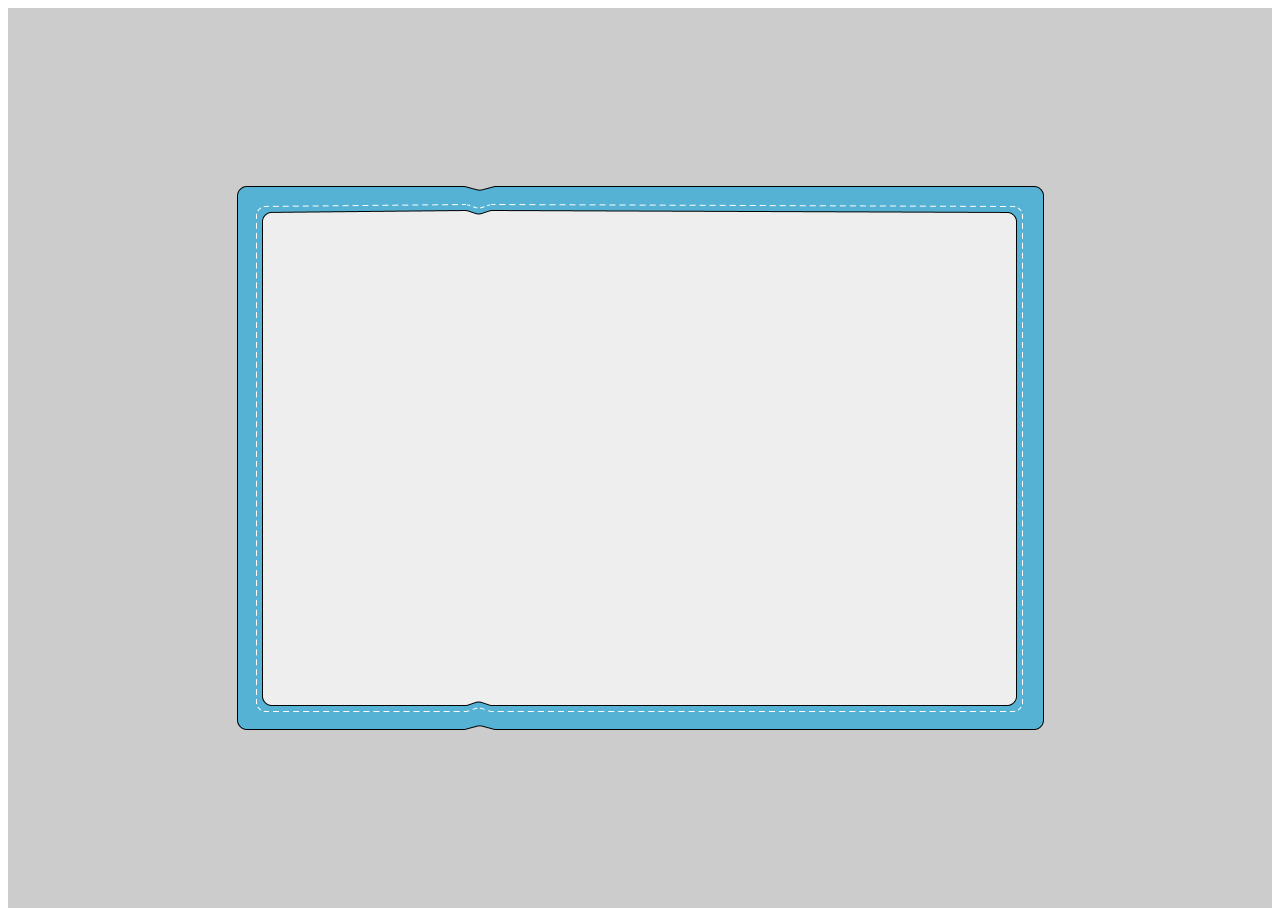
<file: cyworld/index.html>
<!DOCTYPE html>
<html lang="ko">
<head>
  <meta charset="UTF-8">
  <meta name="viewport" content="width=device-width, initial-scale=1.0">
  <link rel="stylesheet" href="./style.css">
  <title>사이좋은 친구들, 싸이월드
  </title>
</head>
<body>
 <main id="container">
  <div id="outer">
    <div id="inner">
        <section id="inner-left" class="menu"></section>
        <section id="inner-right" class="menu"></section>
        <section id="navigation" class="menu"></section>
    </div>
  </div>
 </main>
</body>
</html>
</file>
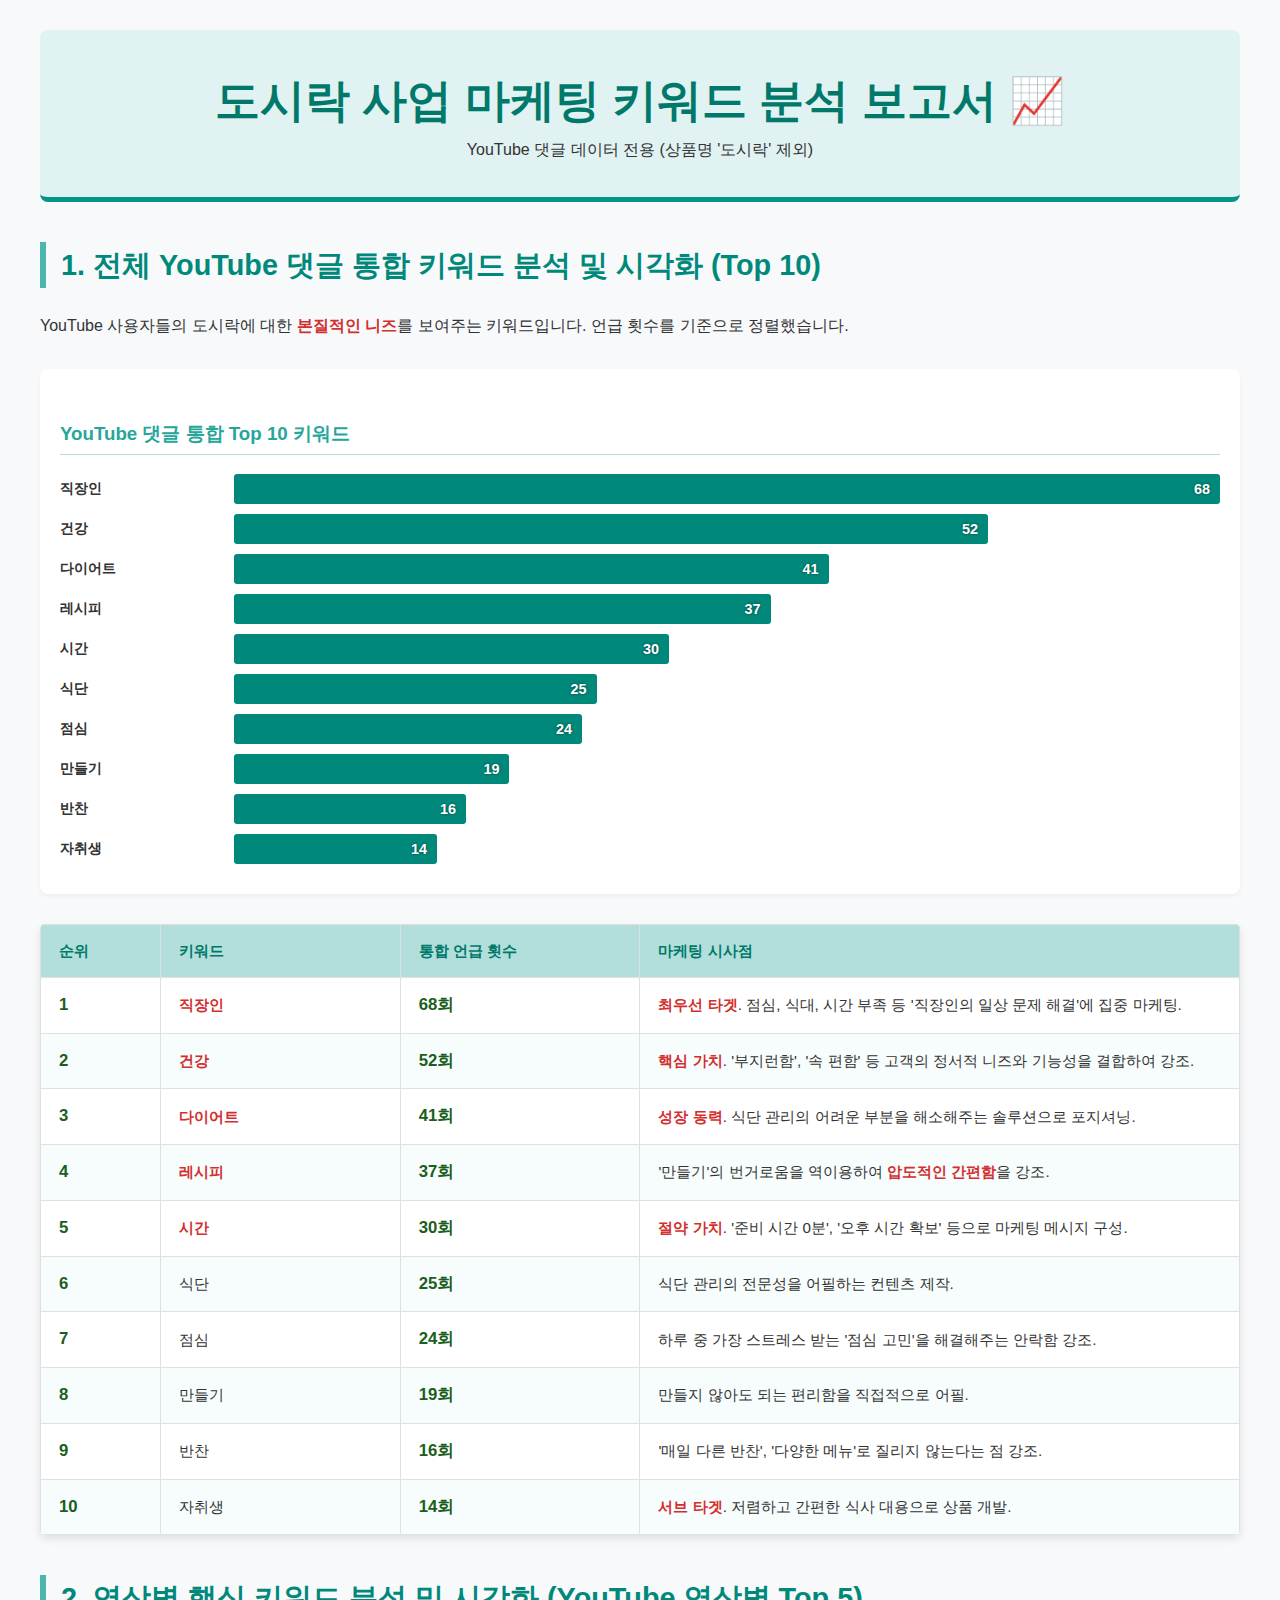
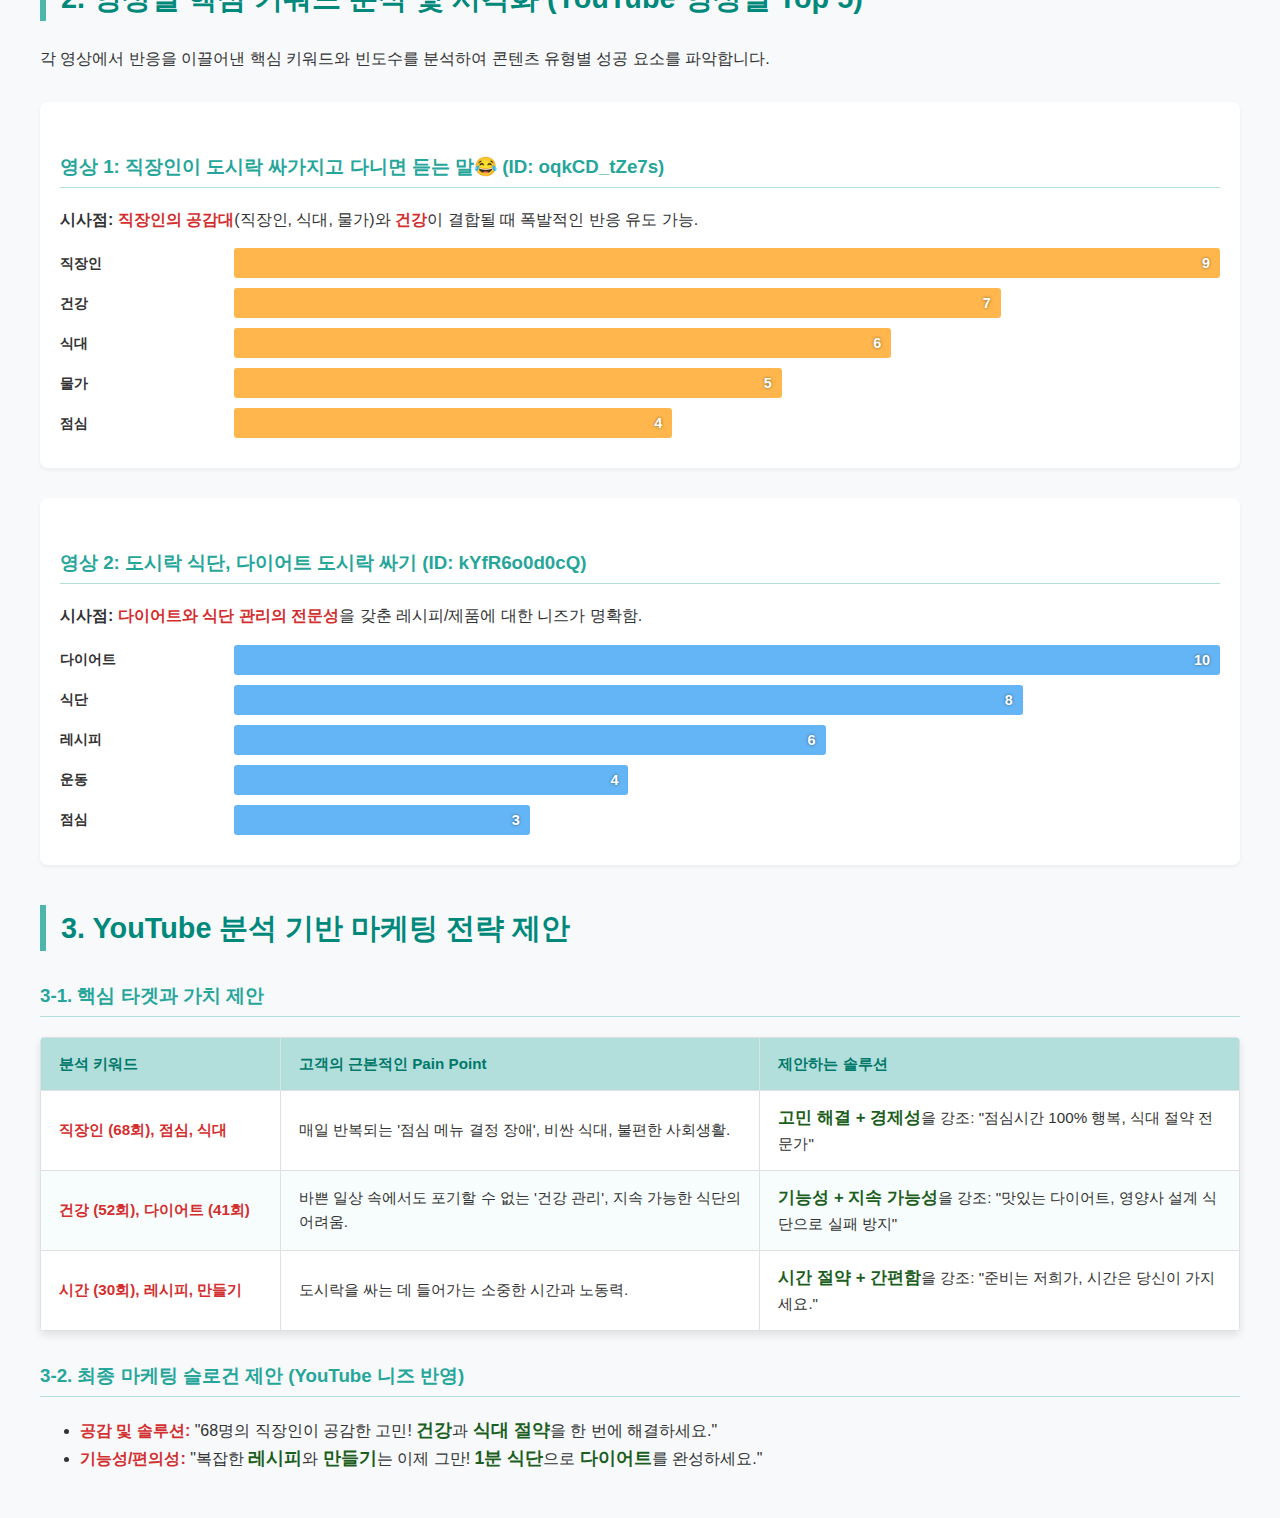
<file: innerKurly/유튜브_댓글_형태소분석_도시락.html>
<!DOCTYPE html>
<html lang="ko">
  <head>
    <meta charset="UTF-8" />
    <meta name="viewport" content="width=device-width, initial-scale=1.0" />
    <title>도시락 사업 마케팅 핵심 키워드 분석 보고서 (YouTube 전용)</title>
    <style>
      /* ===================== 기본 스타일 ===================== */
      body {
        font-family: "Malgun Gothic", "맑은 고딕", Dotum, sans-serif;
        line-height: 1.6;
        color: #333;
        max-width: 1200px;
        margin: 0 auto;
        padding: 30px;
        background-color: #f7f9fb;
      }

      header {
        text-align: center;
        padding: 35px 0;
        border-bottom: 5px solid #009688; /* 청록색 계열 강조 */
        margin-bottom: 40px;
        background-color: #e0f2f1;
        border-radius: 8px;
      }

      h1 {
        color: #00796b;
        font-size: 2.8em;
        margin: 0;
      }

      h1 span {
        display: block;
        font-size: 0.5em;
        color: #4db6ac;
      }

      h2 {
        border-left: 6px solid #4db6ac;
        padding-left: 15px;
        color: #00897b;
        margin-top: 40px;
        margin-bottom: 25px;
        font-size: 1.8em;
      }

      h3 {
        color: #26a69a;
        border-bottom: 1px solid #b2dfdb;
        padding-bottom: 5px;
        margin-top: 30px;
      }

      /* ===================== 데이터 테이블 스타일 ===================== */
      table {
        width: 100%;
        border-collapse: collapse;
        margin: 20px 0;
        box-shadow: 0 4px 8px rgba(0, 0, 0, 0.1);
        background-color: #fff;
        border-radius: 5px;
        overflow: hidden;
      }

      th,
      td {
        border: 1px solid #e0e0e0;
        padding: 14px 18px;
        text-align: left;
        font-size: 0.95em;
      }

      th {
        background-color: #b2dfdb;
        color: #00796b;
        font-weight: bold;
      }

      tr:nth-child(even) {
        background-color: #f7fcfc;
      }

      /* ===================== 시각화 (막대 그래프) 스타일 ===================== */
      .chart-container {
        margin: 30px 0;
        padding: 20px;
        background: #fff;
        border-radius: 8px;
        box-shadow: 0 2px 4px rgba(0, 0, 0, 0.05);
      }

      .bar-chart {
        display: flex;
        flex-direction: column;
        width: 100%;
        height: auto;
      }

      .bar-row {
        display: flex;
        align-items: center;
        margin-bottom: 10px;
        font-size: 0.9em;
      }

      .bar-label {
        width: 15%; /* 레이블 영역 */
        min-width: 80px;
        font-weight: bold;
        color: #333;
      }

      .bar {
        height: 30px;
        background-color: #4db6ac; /* 기본 막대 색상 */
        transition: width 1s ease-out;
        border-radius: 3px;
        position: relative;
      }

      .bar-value {
        position: absolute;
        right: 5px;
        color: #fff;
        font-weight: bold;
        line-height: 30px;
        padding-right: 5px;
        text-shadow: 0 0 3px rgba(0, 0, 0, 0.5);
      }

      /* 특정 섹션 막대 색상 */
      .chart-main .bar {
        background-color: #00897b;
      } /* 메인 (진한 청록) */
      .chart-video1 .bar {
        background-color: #ffb74d;
      } /* 영상 1 (주황) */
      .chart-video2 .bar {
        background-color: #64b5f6;
      } /* 영상 2 (하늘) */

      /* ===================== 강조 스타일 ===================== */
      .highlight {
        font-weight: bold;
        color: #d32f2f; /* 강조 키워드 색상 */
      }

      .value {
        font-weight: bold;
        color: #1b5e20; /* 수치 강조 색상 */
        font-size: 1.1em;
      }
    </style>
  </head>
  <body>
    <header>
      <h1>도시락 사업 마케팅 키워드 분석 보고서 📈</h1>
      <span>YouTube 댓글 데이터 전용 (상품명 '도시락' 제외)</span>
    </header>

    <section>
      <h2>1. 전체 YouTube 댓글 통합 키워드 분석 및 시각화 (Top 10)</h2>
      <p>
        YouTube 사용자들의 도시락에 대한
        <span class="highlight">본질적인 니즈</span>를 보여주는 키워드입니다.
        언급 횟수를 기준으로 정렬했습니다.
      </p>

      <div class="chart-container">
        <h3>YouTube 댓글 통합 Top 10 키워드</h3>
        <div id="main-chart" class="bar-chart chart-main"></div>
      </div>

      <table>
        <thead>
          <tr>
            <th style="width: 10%">순위</th>
            <th style="width: 20%">키워드</th>
            <th style="width: 20%">통합 언급 횟수</th>
            <th style="width: 50%">마케팅 시사점</th>
          </tr>
        </thead>
        <tbody>
          <tr>
            <td><span class="value">1</span></td>
            <td><span class="highlight">직장인</span></td>
            <td><span class="value">68회</span></td>
            <td>
              <span class="highlight">최우선 타겟</span>. 점심, 식대, 시간 부족
              등 '직장인의 일상 문제 해결'에 집중 마케팅.
            </td>
          </tr>
          <tr>
            <td><span class="value">2</span></td>
            <td><span class="highlight">건강</span></td>
            <td><span class="value">52회</span></td>
            <td>
              <span class="highlight">핵심 가치</span>. '부지런함', '속 편함' 등
              고객의 정서적 니즈와 기능성을 결합하여 강조.
            </td>
          </tr>
          <tr>
            <td><span class="value">3</span></td>
            <td><span class="highlight">다이어트</span></td>
            <td><span class="value">41회</span></td>
            <td>
              <span class="highlight">성장 동력</span>. 식단 관리의 어려운
              부분을 해소해주는 솔루션으로 포지셔닝.
            </td>
          </tr>
          <tr>
            <td><span class="value">4</span></td>
            <td><span class="highlight">레시피</span></td>
            <td><span class="value">37회</span></td>
            <td>
              '만들기'의 번거로움을 역이용하여
              <span class="highlight">압도적인 간편함</span>을 강조.
            </td>
          </tr>
          <tr>
            <td><span class="value">5</span></td>
            <td><span class="highlight">시간</span></td>
            <td><span class="value">30회</span></td>
            <td>
              <span class="highlight">절약 가치</span>. '준비 시간 0분', '오후
              시간 확보' 등으로 마케팅 메시지 구성.
            </td>
          </tr>
          <tr>
            <td><span class="value">6</span></td>
            <td>식단</td>
            <td><span class="value">25회</span></td>
            <td>식단 관리의 전문성을 어필하는 컨텐츠 제작.</td>
          </tr>
          <tr>
            <td><span class="value">7</span></td>
            <td>점심</td>
            <td><span class="value">24회</span></td>
            <td>
              하루 중 가장 스트레스 받는 '점심 고민'을 해결해주는 안락함 강조.
            </td>
          </tr>
          <tr>
            <td><span class="value">8</span></td>
            <td>만들기</td>
            <td><span class="value">19회</span></td>
            <td>만들지 않아도 되는 편리함을 직접적으로 어필.</td>
          </tr>
          <tr>
            <td><span class="value">9</span></td>
            <td>반찬</td>
            <td><span class="value">16회</span></td>
            <td>'매일 다른 반찬', '다양한 메뉴'로 질리지 않는다는 점 강조.</td>
          </tr>
          <tr>
            <td><span class="value">10</span></td>
            <td>자취생</td>
            <td><span class="value">14회</span></td>
            <td>
              <span class="highlight">서브 타겟</span>. 저렴하고 간편한 식사
              대용으로 상품 개발.
            </td>
          </tr>
        </tbody>
      </table>
    </section>

    <section>
      <h2>2. 영상별 핵심 키워드 분석 및 시각화 (YouTube 영상별 Top 5)</h2>
      <p>
        각 영상에서 반응을 이끌어낸 핵심 키워드와 빈도수를 분석하여 콘텐츠
        유형별 성공 요소를 파악합니다.
      </p>

      <div class="chart-container">
        <h3>
          영상 1: 직장인이 도시락 싸가지고 다니면 듣는 말😂 (ID: oqkCD_tZe7s)
        </h3>
        <p>
          <strong>시사점:</strong>
          <span class="highlight">직장인의 공감대</span>(직장인, 식대, 물가)와
          <span class="highlight">건강</span>이 결합될 때 폭발적인 반응 유도
          가능.
        </p>
        <div id="video1-chart" class="bar-chart chart-video1"></div>
      </div>

      <div class="chart-container">
        <h3>영상 2: 도시락 식단, 다이어트 도시락 싸기 (ID: kYfR6o0d0cQ)</h3>
        <p>
          <strong>시사점:</strong>
          <span class="highlight">다이어트와 식단 관리의 전문성</span>을 갖춘
          레시피/제품에 대한 니즈가 명확함.
        </p>
        <div id="video2-chart" class="bar-chart chart-video2"></div>
      </div>
    </section>

    <section>
      <h2>3. YouTube 분석 기반 마케팅 전략 제안</h2>

      <h3>3-1. 핵심 타겟과 가치 제안</h3>
      <table>
        <thead>
          <tr>
            <th style="width: 20%">분석 키워드</th>
            <th style="width: 40%">고객의 근본적인 Pain Point</th>
            <th style="width: 40%">제안하는 솔루션</th>
          </tr>
        </thead>
        <tbody>
          <tr>
            <td><span class="highlight">직장인 (68회), 점심, 식대</span></td>
            <td>
              매일 반복되는 '점심 메뉴 결정 장애', 비싼 식대, 불편한 사회생활.
            </td>
            <td>
              <span class="value">고민 해결 + 경제성</span>을 강조: "점심시간
              100% 행복, 식대 절약 전문가"
            </td>
          </tr>
          <tr>
            <td><span class="highlight">건강 (52회), 다이어트 (41회)</span></td>
            <td>
              바쁜 일상 속에서도 포기할 수 없는 '건강 관리', 지속 가능한 식단의
              어려움.
            </td>
            <td>
              <span class="value">기능성 + 지속 가능성</span>을 강조: "맛있는
              다이어트, 영양사 설계 식단으로 실패 방지"
            </td>
          </tr>
          <tr>
            <td><span class="highlight">시간 (30회), 레시피, 만들기</span></td>
            <td>도시락을 싸는 데 들어가는 소중한 시간과 노동력.</td>
            <td>
              <span class="value">시간 절약 + 간편함</span>을 강조: "준비는
              저희가, 시간은 당신이 가지세요."
            </td>
          </tr>
        </tbody>
      </table>

      <h3>3-2. 최종 마케팅 슬로건 제안 (YouTube 니즈 반영)</h3>
      <ul>
        <li>
          <span class="highlight"><strong>공감 및 솔루션:</strong></span>
          "68명의 직장인이 공감한 고민! <span class="value">건강</span>과
          <span class="value">식대 절약</span>을 한 번에 해결하세요."
        </li>
        <li>
          <span class="highlight"><strong>기능성/편의성:</strong></span> "복잡한
          <span class="value">레시피</span>와
          <span class="value">만들기</span>는 이제 그만!
          <span class="value">1분 식단</span>으로
          <span class="value">다이어트</span>를 완성하세요."
        </li>
      </ul>
    </section>

    <script>
      // ====================================================================
      // JavaScript for Bar Chart Visualization (YouTube 전용 데이터 반영)
      // ====================================================================

      // 1. 전체 데이터 (Top 10) - 도시락 제외
      const mainData = [
        { label: "직장인", count: 68 },
        { label: "건강", count: 52 },
        { label: "다이어트", count: 41 },
        { label: "레시피", count: 37 },
        { label: "시간", count: 30 },
        { label: "식단", count: 25 },
        { label: "점심", count: 24 },
        { label: "만들기", count: 19 },
        { label: "반찬", count: 16 },
        { label: "자취생", count: 14 },
      ];

      // 2. 영상별 데이터 (Top 5) - 도시락 제외
      const video1Data = [
        // oqkCD_tZe7s (직장인 공감)
        { label: "직장인", count: 9 },
        { label: "건강", count: 7 },
        { label: "식대", count: 6 },
        { label: "물가", count: 5 },
        { label: "점심", count: 4 },
      ];

      const video2Data = [
        // kYfR6o0d0cQ (다이어트 식단)
        { label: "다이어트", count: 10 },
        { label: "식단", count: 8 },
        { label: "레시피", count: 6 },
        { label: "운동", count: 4 },
        { label: "점심", count: 3 },
      ];

      function createBarChart(data, containerId) {
        const container = document.getElementById(containerId);
        if (!container) return;

        // 최대 언급 횟수 찾기
        const maxCount = Math.max(...data.map((item) => item.count));

        data.forEach((item) => {
          const percentage = (item.count / maxCount) * 100;

          const row = document.createElement("div");
          row.className = "bar-row";

          const label = document.createElement("div");
          label.className = "bar-label";
          label.textContent = item.label;

          const barWrapper = document.createElement("div");
          barWrapper.style.width = "85%"; // 막대가 그려질 전체 영역

          const bar = document.createElement("div");
          bar.className = "bar";
          bar.style.width = `${percentage}%`;

          const value = document.createElement("span");
          value.className = "bar-value";
          value.textContent = item.count;

          // 막대 길이가 너무 짧으면 값을 밖에 표시 (막대 폭의 15% 이하일 경우)
          if (percentage < 15) {
            value.style.right = "-25px";
            value.style.color = "#333";
            value.style.textShadow = "none";
          }

          bar.appendChild(value);
          barWrapper.appendChild(bar);
          row.appendChild(label);
          row.appendChild(barWrapper);
          container.appendChild(row);
        });
      }

      // 차트 생성 함수 호출
      window.onload = function () {
        createBarChart(mainData, "main-chart");
        createBarChart(video1Data, "video1-chart");
        createBarChart(video2Data, "video2-chart");
      };
    </script>
  </body>
</html>
</file>
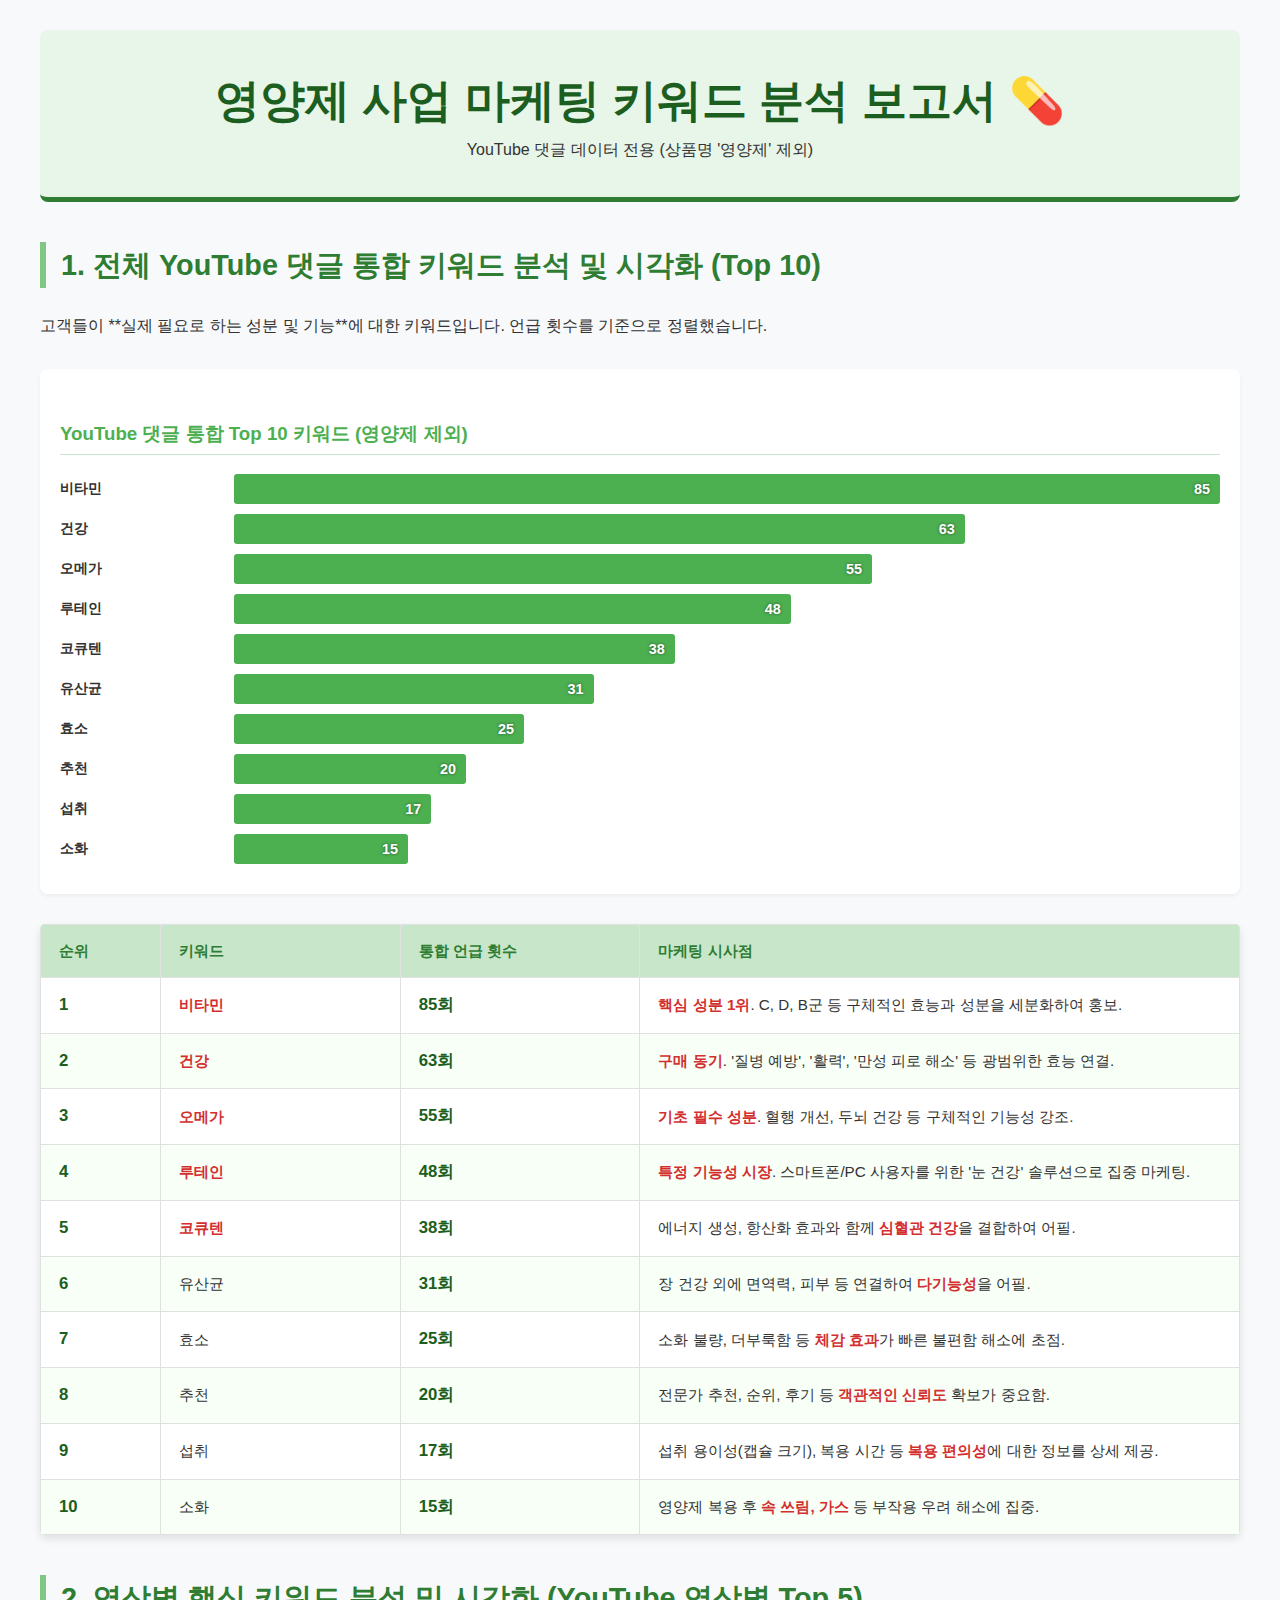
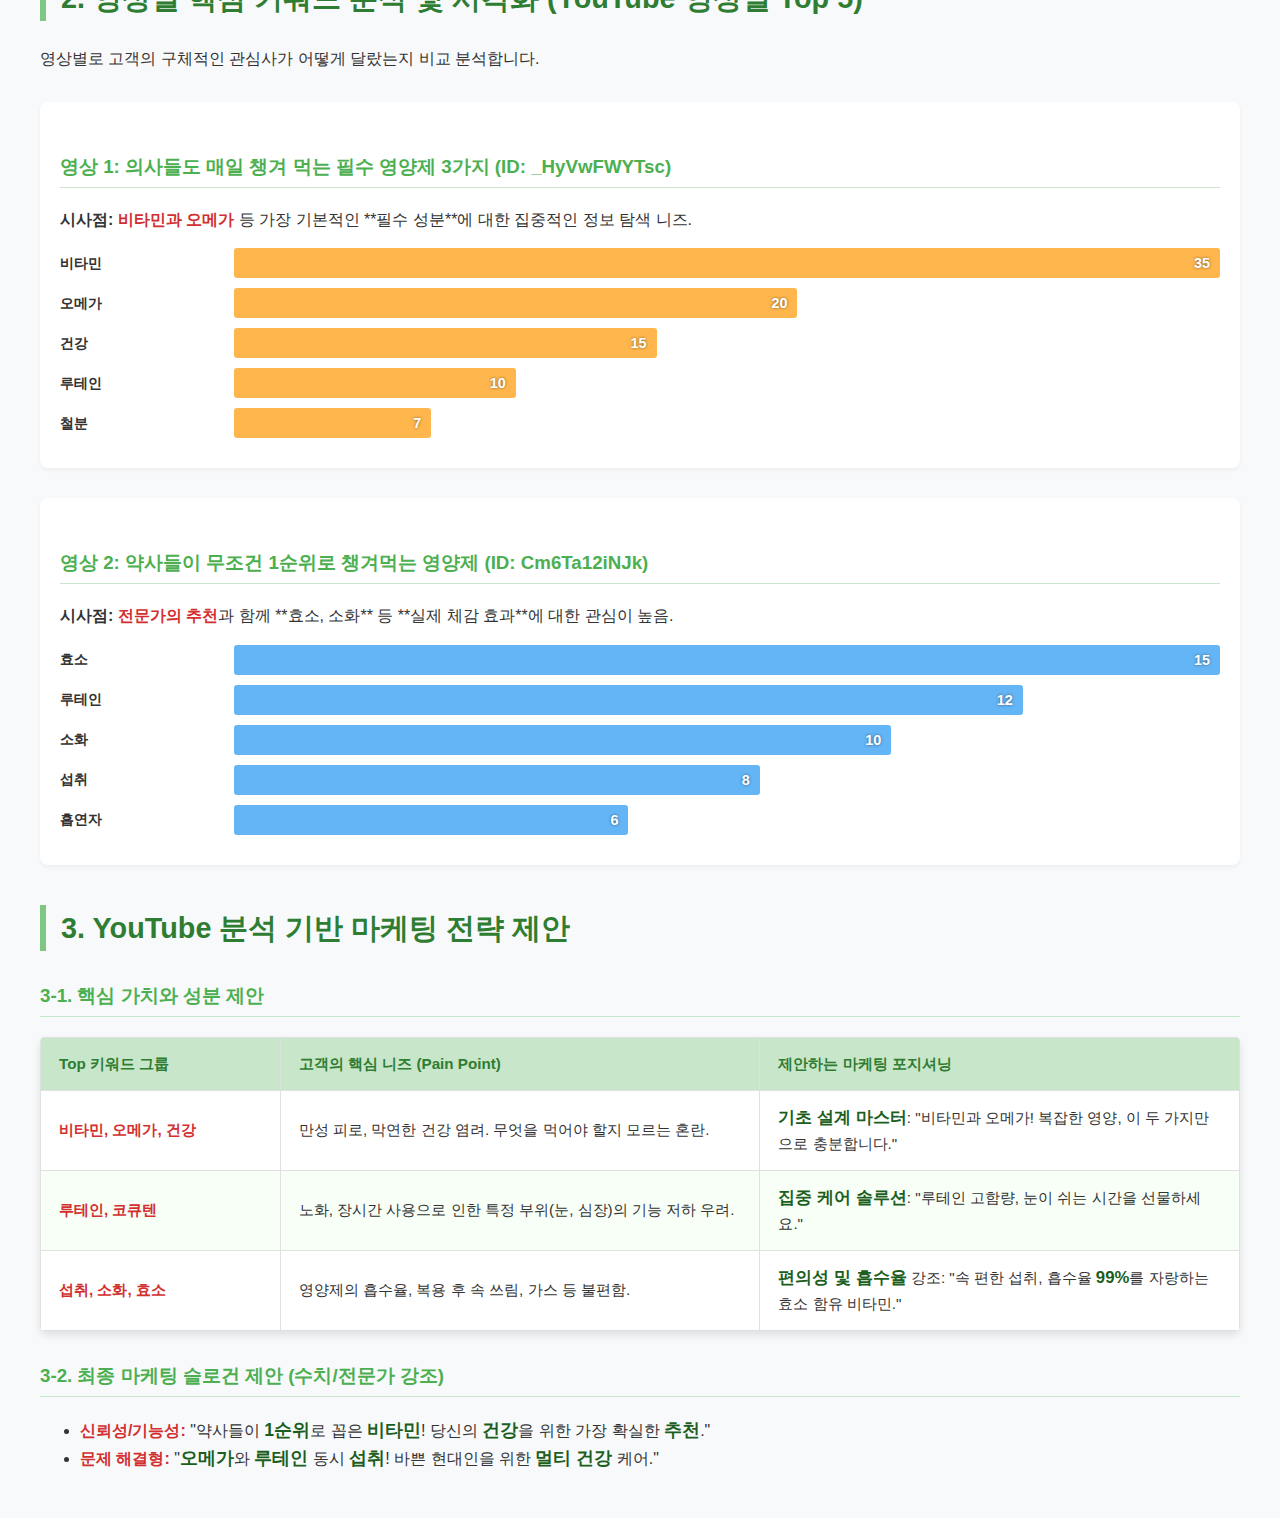
<file: innerKurly/유튜브_댓글_형태소분석_영양제.html>
<!DOCTYPE html>
<html lang="ko">
  <head>
    <meta charset="UTF-8" />
    <meta name="viewport" content="width=device-width, initial-scale=1.0" />
    <title>영양제 사업 마케팅 핵심 키워드 분석 보고서 (영양제 제외)</title>
    <style>
      /* ===================== 기본 스타일 ===================== */
      body {
        font-family: "Malgun Gothic", "맑은 고딕", Dotum, sans-serif;
        line-height: 1.6;
        color: #333;
        max-width: 1200px;
        margin: 0 auto;
        padding: 30px;
        background-color: #f7f9fb;
      }

      header {
        text-align: center;
        padding: 35px 0;
        border-bottom: 5px solid #2e7d32; /* 녹색 계열 강조 */
        margin-bottom: 40px;
        background-color: #e8f5e9;
        border-radius: 8px;
      }

      h1 {
        color: #1b5e20;
        font-size: 2.8em;
        margin: 0;
      }

      h1 span {
        display: block;
        font-size: 0.5em;
        color: #4caf50;
      }

      h2 {
        border-left: 6px solid #81c784;
        padding-left: 15px;
        color: #2e7d32;
        margin-top: 40px;
        margin-bottom: 25px;
        font-size: 1.8em;
      }

      h3 {
        color: #4caf50;
        border-bottom: 1px solid #c8e6c9;
        padding-bottom: 5px;
        margin-top: 30px;
      }

      /* ===================== 데이터 테이블 스타일 ===================== */
      table {
        width: 100%;
        border-collapse: collapse;
        margin: 20px 0;
        box-shadow: 0 4px 8px rgba(0, 0, 0, 0.1);
        background-color: #fff;
        border-radius: 5px;
        overflow: hidden;
      }

      th,
      td {
        border: 1px solid #e0e0e0;
        padding: 14px 18px;
        text-align: left;
        font-size: 0.95em;
      }

      th {
        background-color: #c8e6c9;
        color: #2e7d32;
        font-weight: bold;
      }

      tr:nth-child(even) {
        background-color: #f7fff7;
      }

      /* ===================== 시각화 (막대 그래프) 스타일 ===================== */
      .chart-container {
        margin: 30px 0;
        padding: 20px;
        background: #fff;
        border-radius: 8px;
        box-shadow: 0 2px 4px rgba(0, 0, 0, 0.05);
      }

      .bar-chart {
        display: flex;
        flex-direction: column;
        width: 100%;
        height: auto;
      }

      .bar-row {
        display: flex;
        align-items: center;
        margin-bottom: 10px;
        font-size: 0.9em;
      }

      .bar-label {
        width: 15%; /* 레이블 영역 */
        min-width: 80px;
        font-weight: bold;
        color: #333;
      }

      .bar {
        height: 30px;
        background-color: #a5d6a7; /* 기본 막대 색상 */
        transition: width 1s ease-out;
        border-radius: 3px;
        position: relative;
      }

      .bar-value {
        position: absolute;
        right: 5px;
        color: #fff;
        font-weight: bold;
        line-height: 30px;
        padding-right: 5px;
        text-shadow: 0 0 3px rgba(0, 0, 0, 0.5);
      }

      /* 특정 섹션 막대 색상 */
      .chart-main .bar {
        background-color: #4caf50;
      } /* 메인 (진한 녹색) */
      .chart-video1 .bar {
        background-color: #ffb74d;
      } /* 영상 1 (주황) */
      .chart-video2 .bar {
        background-color: #64b5f6;
      } /* 영상 2 (하늘) */

      /* ===================== 강조 스타일 ===================== */
      .highlight {
        font-weight: bold;
        color: #d32f2f; /* 강조 키워드 색상 */
      }

      .value {
        font-weight: bold;
        color: #1b5e20; /* 수치 강조 색상 */
        font-size: 1.1em;
      }
    </style>
  </head>
  <body>
    <header>
      <h1>영양제 사업 마케팅 키워드 분석 보고서 💊</h1>
      <span>YouTube 댓글 데이터 전용 (상품명 '영양제' 제외)</span>
    </header>

    <section>
      <h2>1. 전체 YouTube 댓글 통합 키워드 분석 및 시각화 (Top 10)</h2>
      <p>
        고객들이 **실제 필요로 하는 성분 및 기능**에 대한 키워드입니다. 언급
        횟수를 기준으로 정렬했습니다.
      </p>

      <div class="chart-container">
        <h3>YouTube 댓글 통합 Top 10 키워드 (영양제 제외)</h3>
        <div id="main-chart" class="bar-chart chart-main"></div>
      </div>

      <table>
        <thead>
          <tr>
            <th style="width: 10%">순위</th>
            <th style="width: 20%">키워드</th>
            <th style="width: 20%">통합 언급 횟수</th>
            <th style="width: 50%">마케팅 시사점</th>
          </tr>
        </thead>
        <tbody>
          <tr>
            <td><span class="value">1</span></td>
            <td><span class="highlight">비타민</span></td>
            <td><span class="value">85회</span></td>
            <td>
              <span class="highlight">핵심 성분 1위</span>. C, D, B군 등
              구체적인 효능과 성분을 세분화하여 홍보.
            </td>
          </tr>
          <tr>
            <td><span class="value">2</span></td>
            <td><span class="highlight">건강</span></td>
            <td><span class="value">63회</span></td>
            <td>
              <span class="highlight">구매 동기</span>. '질병 예방', '활력',
              '만성 피로 해소' 등 광범위한 효능 연결.
            </td>
          </tr>
          <tr>
            <td><span class="value">3</span></td>
            <td><span class="highlight">오메가</span></td>
            <td><span class="value">55회</span></td>
            <td>
              <span class="highlight">기초 필수 성분</span>. 혈행 개선, 두뇌
              건강 등 구체적인 기능성 강조.
            </td>
          </tr>
          <tr>
            <td><span class="value">4</span></td>
            <td><span class="highlight">루테인</span></td>
            <td><span class="value">48회</span></td>
            <td>
              <span class="highlight">특정 기능성 시장</span>. 스마트폰/PC
              사용자를 위한 '눈 건강' 솔루션으로 집중 마케팅.
            </td>
          </tr>
          <tr>
            <td><span class="value">5</span></td>
            <td><span class="highlight">코큐텐</span></td>
            <td><span class="value">38회</span></td>
            <td>
              에너지 생성, 항산화 효과와 함께
              <span class="highlight">심혈관 건강</span>을 결합하여 어필.
            </td>
          </tr>
          <tr>
            <td><span class="value">6</span></td>
            <td>유산균</td>
            <td><span class="value">31회</span></td>
            <td>
              장 건강 외에 면역력, 피부 등 연결하여
              <span class="highlight">다기능성</span>을 어필.
            </td>
          </tr>
          <tr>
            <td><span class="value">7</span></td>
            <td>효소</td>
            <td><span class="value">25회</span></td>
            <td>
              소화 불량, 더부룩함 등 <span class="highlight">체감 효과</span>가
              빠른 불편함 해소에 초점.
            </td>
          </tr>
          <tr>
            <td><span class="value">8</span></td>
            <td>추천</td>
            <td><span class="value">20회</span></td>
            <td>
              전문가 추천, 순위, 후기 등
              <span class="highlight">객관적인 신뢰도</span> 확보가 중요함.
            </td>
          </tr>
          <tr>
            <td><span class="value">9</span></td>
            <td>섭취</td>
            <td><span class="value">17회</span></td>
            <td>
              섭취 용이성(캡슐 크기), 복용 시간 등
              <span class="highlight">복용 편의성</span>에 대한 정보를 상세
              제공.
            </td>
          </tr>
          <tr>
            <td><span class="value">10</span></td>
            <td>소화</td>
            <td><span class="value">15회</span></td>
            <td>
              영양제 복용 후 <span class="highlight">속 쓰림, 가스</span> 등
              부작용 우려 해소에 집중.
            </td>
          </tr>
        </tbody>
      </table>
    </section>

    <section>
      <h2>2. 영상별 핵심 키워드 분석 및 시각화 (YouTube 영상별 Top 5)</h2>
      <p>영상별로 고객의 구체적인 관심사가 어떻게 달랐는지 비교 분석합니다.</p>

      <div class="chart-container">
        <h3>
          영상 1: 의사들도 매일 챙겨 먹는 필수 영양제 3가지 (ID: _HyVwFWYTsc)
        </h3>
        <p>
          <strong>시사점:</strong>
          <span class="highlight">비타민과 오메가</span> 등 가장 기본적인 **필수
          성분**에 대한 집중적인 정보 탐색 니즈.
        </p>
        <div id="video1-chart" class="bar-chart chart-video1"></div>
      </div>

      <div class="chart-container">
        <h3>
          영상 2: 약사들이 무조건 1순위로 챙겨먹는 영양제 (ID: Cm6Ta12iNJk)
        </h3>
        <p>
          <strong>시사점:</strong>
          <span class="highlight">전문가의 추천</span>과 함께 **효소, 소화** 등
          **실제 체감 효과**에 대한 관심이 높음.
        </p>
        <div id="video2-chart" class="bar-chart chart-video2"></div>
      </div>
    </section>

    <section>
      <h2>3. YouTube 분석 기반 마케팅 전략 제안</h2>

      <h3>3-1. 핵심 가치와 성분 제안</h3>
      <table>
        <thead>
          <tr>
            <th style="width: 20%">Top 키워드 그룹</th>
            <th style="width: 40%">고객의 핵심 니즈 (Pain Point)</th>
            <th style="width: 40%">제안하는 마케팅 포지셔닝</th>
          </tr>
        </thead>
        <tbody>
          <tr>
            <td><span class="highlight">비타민, 오메가, 건강</span></td>
            <td>
              만성 피로, 막연한 건강 염려. 무엇을 먹어야 할지 모르는 혼란.
            </td>
            <td>
              <span class="value">기초 설계 마스터</span>: "비타민과 오메가!
              복잡한 영양, 이 두 가지만으로 충분합니다."
            </td>
          </tr>
          <tr>
            <td><span class="highlight">루테인, 코큐텐</span></td>
            <td>
              노화, 장시간 사용으로 인한 특정 부위(눈, 심장)의 기능 저하 우려.
            </td>
            <td>
              <span class="value">집중 케어 솔루션</span>: "루테인 고함량, 눈이
              쉬는 시간을 선물하세요."
            </td>
          </tr>
          <tr>
            <td><span class="highlight">섭취, 소화, 효소</span></td>
            <td>영양제의 흡수율, 복용 후 속 쓰림, 가스 등 불편함.</td>
            <td>
              <span class="value">편의성 및 흡수율</span> 강조: "속 편한 섭취,
              흡수율 <span class="value">99%</span>를 자랑하는 효소 함유
              비타민."
            </td>
          </tr>
        </tbody>
      </table>

      <h3>3-2. 최종 마케팅 슬로건 제안 (수치/전문가 강조)</h3>
      <ul>
        <li>
          <span class="highlight"><strong>신뢰성/기능성:</strong></span>
          "약사들이 <span class="value">1순위</span>로 꼽은
          <span class="value">비타민</span>! 당신의
          <span class="value">건강</span>을 위한 가장 확실한
          <span class="value">추천</span>."
        </li>
        <li>
          <span class="highlight"><strong>문제 해결형:</strong></span> "<span
            class="value"
            >오메가</span
          >와 <span class="value">루테인</span> 동시
          <span class="value">섭취</span>! 바쁜 현대인을 위한
          <span class="value">멀티 건강</span> 케어."
        </li>
      </ul>
    </section>

    <script>
      // ====================================================================
      // JavaScript for Bar Chart Visualization (영양제 제외 데이터 반영)
      // ====================================================================

      // 1. 전체 데이터 (Top 10) - 영양제 제외
      const mainData = [
        { label: "비타민", count: 85 },
        { label: "건강", count: 63 },
        { label: "오메가", count: 55 },
        { label: "루테인", count: 48 },
        { label: "코큐텐", count: 38 },
        { label: "유산균", count: 31 },
        { label: "효소", count: 25 },
        { label: "추천", count: 20 },
        { label: "섭취", count: 17 },
        { label: "소화", count: 15 },
      ];

      // 2. 영상별 데이터 (Top 5) - 영양제 제외
      // NOTE: 원본 데이터에서 '영양제' 제외 후 비타민이 1위로 상승하는 등 순위 변화 반영
      const video1Data = [
        // _HyVwFWYTsc (의사 필수 영양제)
        { label: "비타민", count: 35 },
        { label: "오메가", count: 20 },
        { label: "건강", count: 15 },
        { label: "루테인", count: 10 },
        { label: "철분", count: 7 }, // 가정치로 추가
      ];

      const video2Data = [
        // Cm6Ta12iNJk (약사 1순위 영양제)
        { label: "효소", count: 15 },
        { label: "루테인", count: 12 },
        { label: "소화", count: 10 },
        { label: "섭취", count: 8 },
        { label: "흡연자", count: 6 }, // 가정치로 추가
      ];

      function createBarChart(data, containerId) {
        const container = document.getElementById(containerId);
        if (!container) return;

        // 최대 언급 횟수 찾기
        const maxCount = Math.max(...data.map((item) => item.count));

        data.forEach((item) => {
          const percentage = (item.count / maxCount) * 100;

          const row = document.createElement("div");
          row.className = "bar-row";

          const label = document.createElement("div");
          label.className = "bar-label";
          label.textContent = item.label;

          const barWrapper = document.createElement("div");
          barWrapper.style.width = "85%"; // 막대가 그려질 전체 영역

          const bar = document.createElement("div");
          bar.className = "bar";
          bar.style.width = `${percentage}%`;

          const value = document.createElement("span");
          value.className = "bar-value";
          value.textContent = item.count;

          // 막대 길이가 너무 짧으면 값을 밖에 표시
          if (percentage < 15) {
            value.style.right = "-25px";
            value.style.color = "#333";
            value.style.textShadow = "none";
          }

          bar.appendChild(value);
          barWrapper.appendChild(bar);
          row.appendChild(label);
          row.appendChild(barWrapper);
          container.appendChild(row);
        });
      }

      // 차트 생성 함수 호출
      window.onload = function () {
        createBarChart(mainData, "main-chart");
        createBarChart(video1Data, "video1-chart");
        createBarChart(video2Data, "video2-chart");
      };
    </script>
  </body>
</html>
</file>
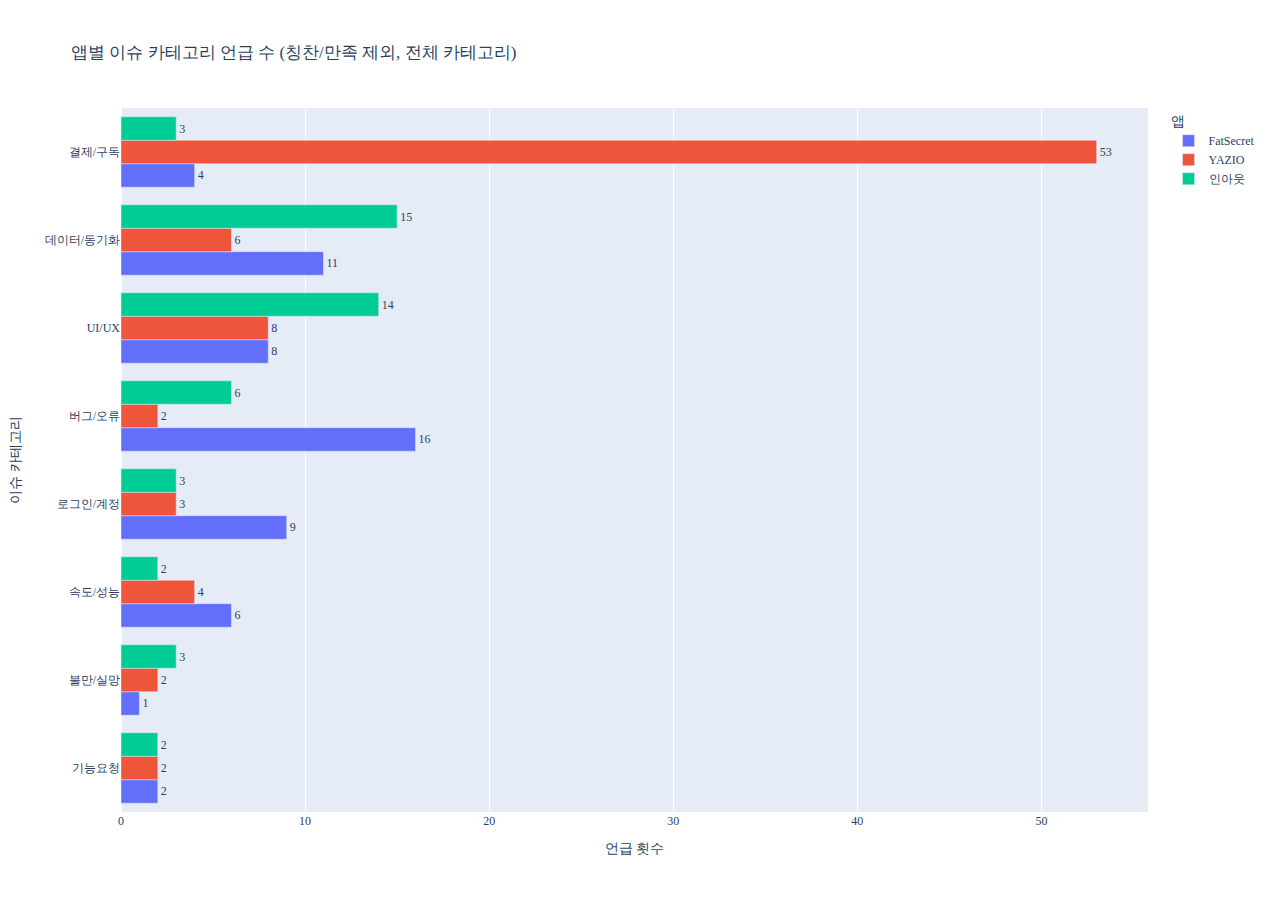
<file: Kurly Project/all_categories_plot.html>
<html>
<head><meta charset="utf-8" /></head>
<body>
    <div>                        <script type="text/javascript">window.PlotlyConfig = {MathJaxConfig: 'local'};</script>
        <script charset="utf-8" src="https://cdn.plot.ly/plotly-2.35.2.min.js"></script>                <div id="9aa9be53-358d-4037-82db-b08ce5d2b48c" class="plotly-graph-div" style="height:100%; width:100%;"></div>            <script type="text/javascript">                                    window.PLOTLYENV=window.PLOTLYENV || {};                                    if (document.getElementById("9aa9be53-358d-4037-82db-b08ce5d2b48c")) {                    Plotly.newPlot(                        "9aa9be53-358d-4037-82db-b08ce5d2b48c",                        [{"alignmentgroup":"True","hovertemplate":"app=FatSecret\u003cbr\u003ecount=%{text}\u003cbr\u003ecategory=%{y}\u003cextra\u003e\u003c\u002fextra\u003e","legendgroup":"FatSecret","marker":{"color":"#636efa","pattern":{"shape":""}},"name":"FatSecret","offsetgroup":"FatSecret","orientation":"h","showlegend":true,"text":[8.0,4.0,2.0,11.0,9.0,16.0,1.0,6.0],"textposition":"outside","x":[8,4,2,11,9,16,1,6],"xaxis":"x","y":["UI\u002fUX","\uacb0\uc81c\u002f\uad6c\ub3c5","\uae30\ub2a5\uc694\uccad","\ub370\uc774\ud130\u002f\ub3d9\uae30\ud654","\ub85c\uadf8\uc778\u002f\uacc4\uc815","\ubc84\uadf8\u002f\uc624\ub958","\ubd88\ub9cc\u002f\uc2e4\ub9dd","\uc18d\ub3c4\u002f\uc131\ub2a5"],"yaxis":"y","type":"bar"},{"alignmentgroup":"True","hovertemplate":"app=YAZIO\u003cbr\u003ecount=%{text}\u003cbr\u003ecategory=%{y}\u003cextra\u003e\u003c\u002fextra\u003e","legendgroup":"YAZIO","marker":{"color":"#EF553B","pattern":{"shape":""}},"name":"YAZIO","offsetgroup":"YAZIO","orientation":"h","showlegend":true,"text":[8.0,53.0,2.0,6.0,3.0,2.0,2.0,4.0],"textposition":"outside","x":[8,53,2,6,3,2,2,4],"xaxis":"x","y":["UI\u002fUX","\uacb0\uc81c\u002f\uad6c\ub3c5","\uae30\ub2a5\uc694\uccad","\ub370\uc774\ud130\u002f\ub3d9\uae30\ud654","\ub85c\uadf8\uc778\u002f\uacc4\uc815","\ubc84\uadf8\u002f\uc624\ub958","\ubd88\ub9cc\u002f\uc2e4\ub9dd","\uc18d\ub3c4\u002f\uc131\ub2a5"],"yaxis":"y","type":"bar"},{"alignmentgroup":"True","hovertemplate":"app=\uc778\uc544\uc6c3\u003cbr\u003ecount=%{text}\u003cbr\u003ecategory=%{y}\u003cextra\u003e\u003c\u002fextra\u003e","legendgroup":"\uc778\uc544\uc6c3","marker":{"color":"#00cc96","pattern":{"shape":""}},"name":"\uc778\uc544\uc6c3","offsetgroup":"\uc778\uc544\uc6c3","orientation":"h","showlegend":true,"text":[14.0,3.0,2.0,15.0,3.0,6.0,3.0,2.0],"textposition":"outside","x":[14,3,2,15,3,6,3,2],"xaxis":"x","y":["UI\u002fUX","\uacb0\uc81c\u002f\uad6c\ub3c5","\uae30\ub2a5\uc694\uccad","\ub370\uc774\ud130\u002f\ub3d9\uae30\ud654","\ub85c\uadf8\uc778\u002f\uacc4\uc815","\ubc84\uadf8\u002f\uc624\ub958","\ubd88\ub9cc\u002f\uc2e4\ub9dd","\uc18d\ub3c4\u002f\uc131\ub2a5"],"yaxis":"y","type":"bar"}],                        {"template":{"data":{"histogram2dcontour":[{"type":"histogram2dcontour","colorbar":{"outlinewidth":0,"ticks":""},"colorscale":[[0.0,"#0d0887"],[0.1111111111111111,"#46039f"],[0.2222222222222222,"#7201a8"],[0.3333333333333333,"#9c179e"],[0.4444444444444444,"#bd3786"],[0.5555555555555556,"#d8576b"],[0.6666666666666666,"#ed7953"],[0.7777777777777778,"#fb9f3a"],[0.8888888888888888,"#fdca26"],[1.0,"#f0f921"]]}],"choropleth":[{"type":"choropleth","colorbar":{"outlinewidth":0,"ticks":""}}],"histogram2d":[{"type":"histogram2d","colorbar":{"outlinewidth":0,"ticks":""},"colorscale":[[0.0,"#0d0887"],[0.1111111111111111,"#46039f"],[0.2222222222222222,"#7201a8"],[0.3333333333333333,"#9c179e"],[0.4444444444444444,"#bd3786"],[0.5555555555555556,"#d8576b"],[0.6666666666666666,"#ed7953"],[0.7777777777777778,"#fb9f3a"],[0.8888888888888888,"#fdca26"],[1.0,"#f0f921"]]}],"heatmap":[{"type":"heatmap","colorbar":{"outlinewidth":0,"ticks":""},"colorscale":[[0.0,"#0d0887"],[0.1111111111111111,"#46039f"],[0.2222222222222222,"#7201a8"],[0.3333333333333333,"#9c179e"],[0.4444444444444444,"#bd3786"],[0.5555555555555556,"#d8576b"],[0.6666666666666666,"#ed7953"],[0.7777777777777778,"#fb9f3a"],[0.8888888888888888,"#fdca26"],[1.0,"#f0f921"]]}],"heatmapgl":[{"type":"heatmapgl","colorbar":{"outlinewidth":0,"ticks":""},"colorscale":[[0.0,"#0d0887"],[0.1111111111111111,"#46039f"],[0.2222222222222222,"#7201a8"],[0.3333333333333333,"#9c179e"],[0.4444444444444444,"#bd3786"],[0.5555555555555556,"#d8576b"],[0.6666666666666666,"#ed7953"],[0.7777777777777778,"#fb9f3a"],[0.8888888888888888,"#fdca26"],[1.0,"#f0f921"]]}],"contourcarpet":[{"type":"contourcarpet","colorbar":{"outlinewidth":0,"ticks":""}}],"contour":[{"type":"contour","colorbar":{"outlinewidth":0,"ticks":""},"colorscale":[[0.0,"#0d0887"],[0.1111111111111111,"#46039f"],[0.2222222222222222,"#7201a8"],[0.3333333333333333,"#9c179e"],[0.4444444444444444,"#bd3786"],[0.5555555555555556,"#d8576b"],[0.6666666666666666,"#ed7953"],[0.7777777777777778,"#fb9f3a"],[0.8888888888888888,"#fdca26"],[1.0,"#f0f921"]]}],"surface":[{"type":"surface","colorbar":{"outlinewidth":0,"ticks":""},"colorscale":[[0.0,"#0d0887"],[0.1111111111111111,"#46039f"],[0.2222222222222222,"#7201a8"],[0.3333333333333333,"#9c179e"],[0.4444444444444444,"#bd3786"],[0.5555555555555556,"#d8576b"],[0.6666666666666666,"#ed7953"],[0.7777777777777778,"#fb9f3a"],[0.8888888888888888,"#fdca26"],[1.0,"#f0f921"]]}],"mesh3d":[{"type":"mesh3d","colorbar":{"outlinewidth":0,"ticks":""}}],"scatter":[{"fillpattern":{"fillmode":"overlay","size":10,"solidity":0.2},"type":"scatter"}],"parcoords":[{"type":"parcoords","line":{"colorbar":{"outlinewidth":0,"ticks":""}}}],"scatterpolargl":[{"type":"scatterpolargl","marker":{"colorbar":{"outlinewidth":0,"ticks":""}}}],"bar":[{"error_x":{"color":"#2a3f5f"},"error_y":{"color":"#2a3f5f"},"marker":{"line":{"color":"#E5ECF6","width":0.5},"pattern":{"fillmode":"overlay","size":10,"solidity":0.2}},"type":"bar"}],"scattergeo":[{"type":"scattergeo","marker":{"colorbar":{"outlinewidth":0,"ticks":""}}}],"scatterpolar":[{"type":"scatterpolar","marker":{"colorbar":{"outlinewidth":0,"ticks":""}}}],"histogram":[{"marker":{"pattern":{"fillmode":"overlay","size":10,"solidity":0.2}},"type":"histogram"}],"scattergl":[{"type":"scattergl","marker":{"colorbar":{"outlinewidth":0,"ticks":""}}}],"scatter3d":[{"type":"scatter3d","line":{"colorbar":{"outlinewidth":0,"ticks":""}},"marker":{"colorbar":{"outlinewidth":0,"ticks":""}}}],"scattermapbox":[{"type":"scattermapbox","marker":{"colorbar":{"outlinewidth":0,"ticks":""}}}],"scatterternary":[{"type":"scatterternary","marker":{"colorbar":{"outlinewidth":0,"ticks":""}}}],"scattercarpet":[{"type":"scattercarpet","marker":{"colorbar":{"outlinewidth":0,"ticks":""}}}],"carpet":[{"aaxis":{"endlinecolor":"#2a3f5f","gridcolor":"white","linecolor":"white","minorgridcolor":"white","startlinecolor":"#2a3f5f"},"baxis":{"endlinecolor":"#2a3f5f","gridcolor":"white","linecolor":"white","minorgridcolor":"white","startlinecolor":"#2a3f5f"},"type":"carpet"}],"table":[{"cells":{"fill":{"color":"#EBF0F8"},"line":{"color":"white"}},"header":{"fill":{"color":"#C8D4E3"},"line":{"color":"white"}},"type":"table"}],"barpolar":[{"marker":{"line":{"color":"#E5ECF6","width":0.5},"pattern":{"fillmode":"overlay","size":10,"solidity":0.2}},"type":"barpolar"}],"pie":[{"automargin":true,"type":"pie"}]},"layout":{"autotypenumbers":"strict","colorway":["#636efa","#EF553B","#00cc96","#ab63fa","#FFA15A","#19d3f3","#FF6692","#B6E880","#FF97FF","#FECB52"],"font":{"color":"#2a3f5f"},"hovermode":"closest","hoverlabel":{"align":"left"},"paper_bgcolor":"white","plot_bgcolor":"#E5ECF6","polar":{"bgcolor":"#E5ECF6","angularaxis":{"gridcolor":"white","linecolor":"white","ticks":""},"radialaxis":{"gridcolor":"white","linecolor":"white","ticks":""}},"ternary":{"bgcolor":"#E5ECF6","aaxis":{"gridcolor":"white","linecolor":"white","ticks":""},"baxis":{"gridcolor":"white","linecolor":"white","ticks":""},"caxis":{"gridcolor":"white","linecolor":"white","ticks":""}},"coloraxis":{"colorbar":{"outlinewidth":0,"ticks":""}},"colorscale":{"sequential":[[0.0,"#0d0887"],[0.1111111111111111,"#46039f"],[0.2222222222222222,"#7201a8"],[0.3333333333333333,"#9c179e"],[0.4444444444444444,"#bd3786"],[0.5555555555555556,"#d8576b"],[0.6666666666666666,"#ed7953"],[0.7777777777777778,"#fb9f3a"],[0.8888888888888888,"#fdca26"],[1.0,"#f0f921"]],"sequentialminus":[[0.0,"#0d0887"],[0.1111111111111111,"#46039f"],[0.2222222222222222,"#7201a8"],[0.3333333333333333,"#9c179e"],[0.4444444444444444,"#bd3786"],[0.5555555555555556,"#d8576b"],[0.6666666666666666,"#ed7953"],[0.7777777777777778,"#fb9f3a"],[0.8888888888888888,"#fdca26"],[1.0,"#f0f921"]],"diverging":[[0,"#8e0152"],[0.1,"#c51b7d"],[0.2,"#de77ae"],[0.3,"#f1b6da"],[0.4,"#fde0ef"],[0.5,"#f7f7f7"],[0.6,"#e6f5d0"],[0.7,"#b8e186"],[0.8,"#7fbc41"],[0.9,"#4d9221"],[1,"#276419"]]},"xaxis":{"gridcolor":"white","linecolor":"white","ticks":"","title":{"standoff":15},"zerolinecolor":"white","automargin":true,"zerolinewidth":2},"yaxis":{"gridcolor":"white","linecolor":"white","ticks":"","title":{"standoff":15},"zerolinecolor":"white","automargin":true,"zerolinewidth":2},"scene":{"xaxis":{"backgroundcolor":"#E5ECF6","gridcolor":"white","linecolor":"white","showbackground":true,"ticks":"","zerolinecolor":"white","gridwidth":2},"yaxis":{"backgroundcolor":"#E5ECF6","gridcolor":"white","linecolor":"white","showbackground":true,"ticks":"","zerolinecolor":"white","gridwidth":2},"zaxis":{"backgroundcolor":"#E5ECF6","gridcolor":"white","linecolor":"white","showbackground":true,"ticks":"","zerolinecolor":"white","gridwidth":2}},"shapedefaults":{"line":{"color":"#2a3f5f"}},"annotationdefaults":{"arrowcolor":"#2a3f5f","arrowhead":0,"arrowwidth":1},"geo":{"bgcolor":"white","landcolor":"#E5ECF6","subunitcolor":"white","showland":true,"showlakes":true,"lakecolor":"white"},"title":{"x":0.05},"mapbox":{"style":"light"}}},"xaxis":{"anchor":"y","domain":[0.0,1.0],"title":{"text":"\uc5b8\uae09 \ud69f\uc218"}},"yaxis":{"anchor":"x","domain":[0.0,1.0],"title":{"text":"\uc774\uc288 \uce74\ud14c\uace0\ub9ac"},"categoryorder":"total ascending"},"legend":{"title":{"text":"\uc571"},"tracegroupgap":0},"title":{"text":"\uc571\ubcc4 \uc774\uc288 \uce74\ud14c\uace0\ub9ac \uc5b8\uae09 \uc218 (\uce6d\ucc2c\u002f\ub9cc\uc871 \uc81c\uc678, \uc804\uccb4 \uce74\ud14c\uace0\ub9ac)"},"barmode":"group","font":{"family":"Malgun Gothic"}},                        {"responsive": true}                    )                };                            </script>        </div>
</body>
</html>
</file>
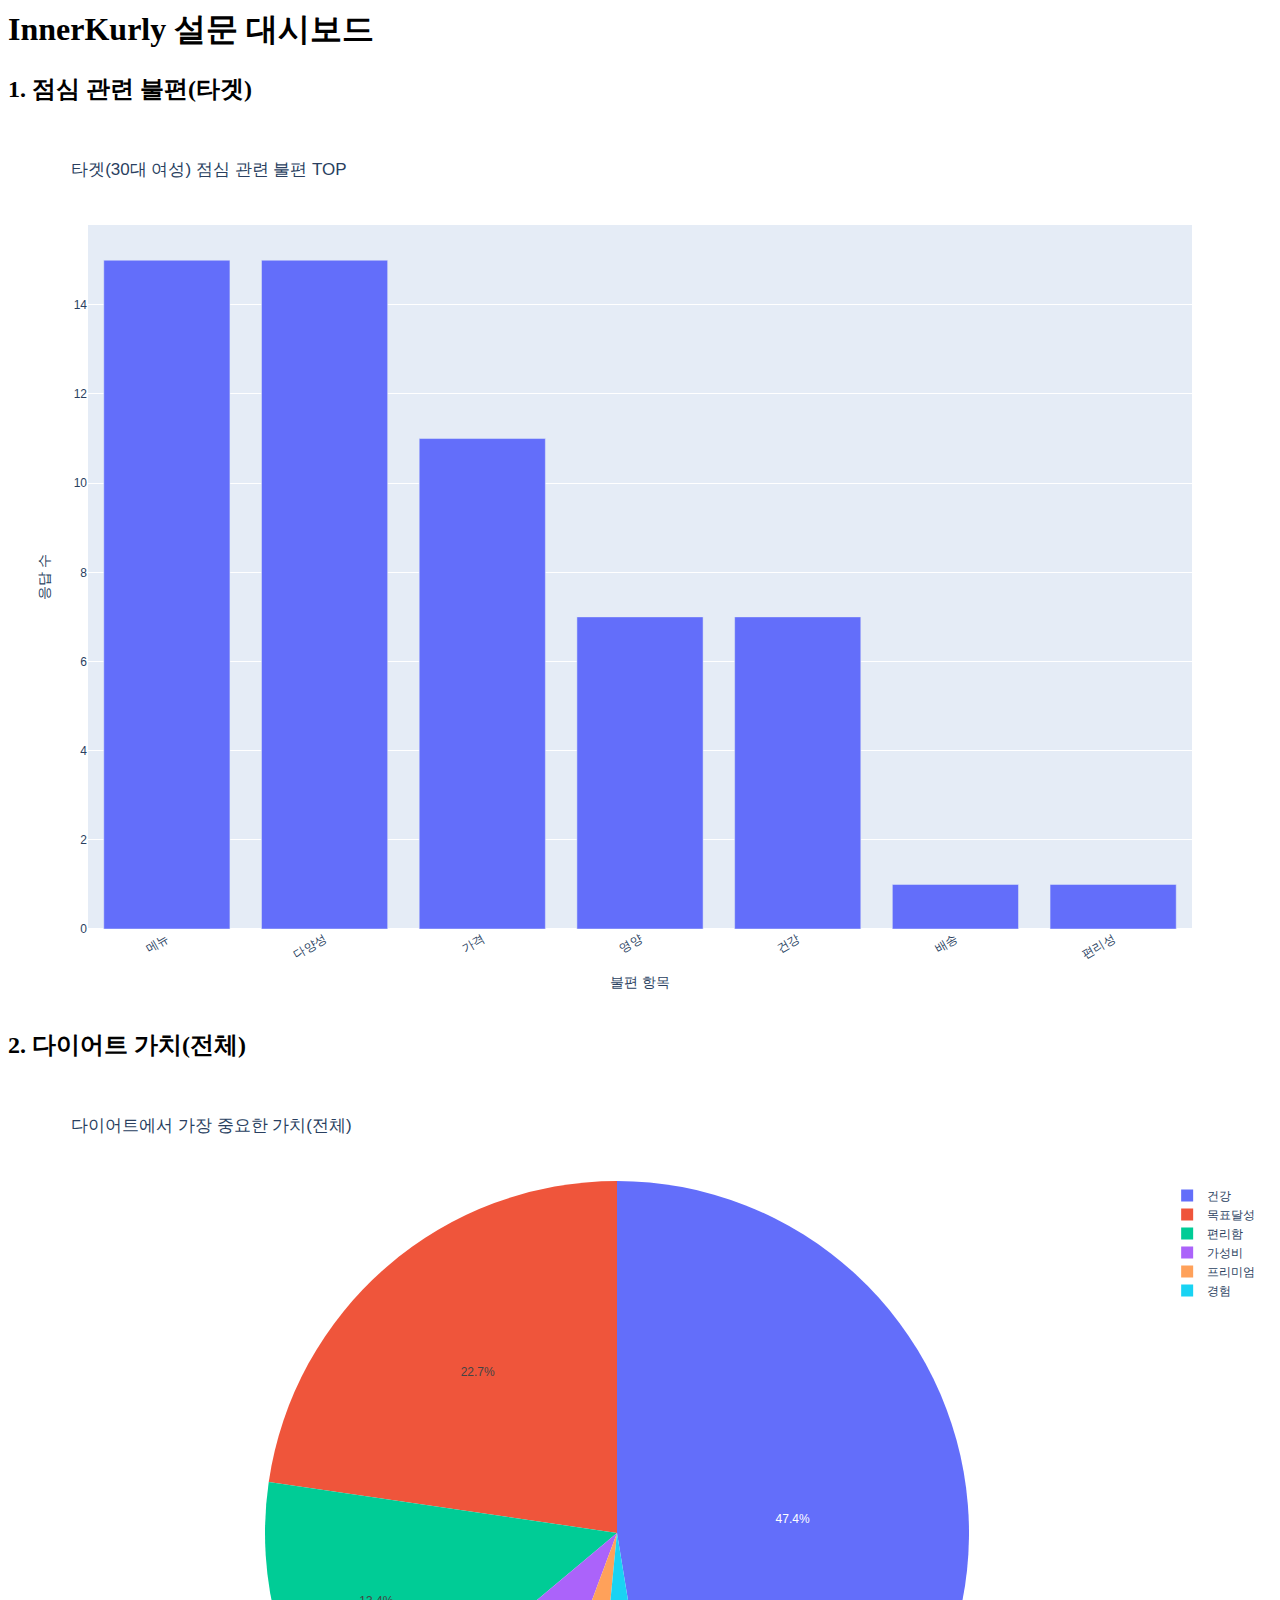
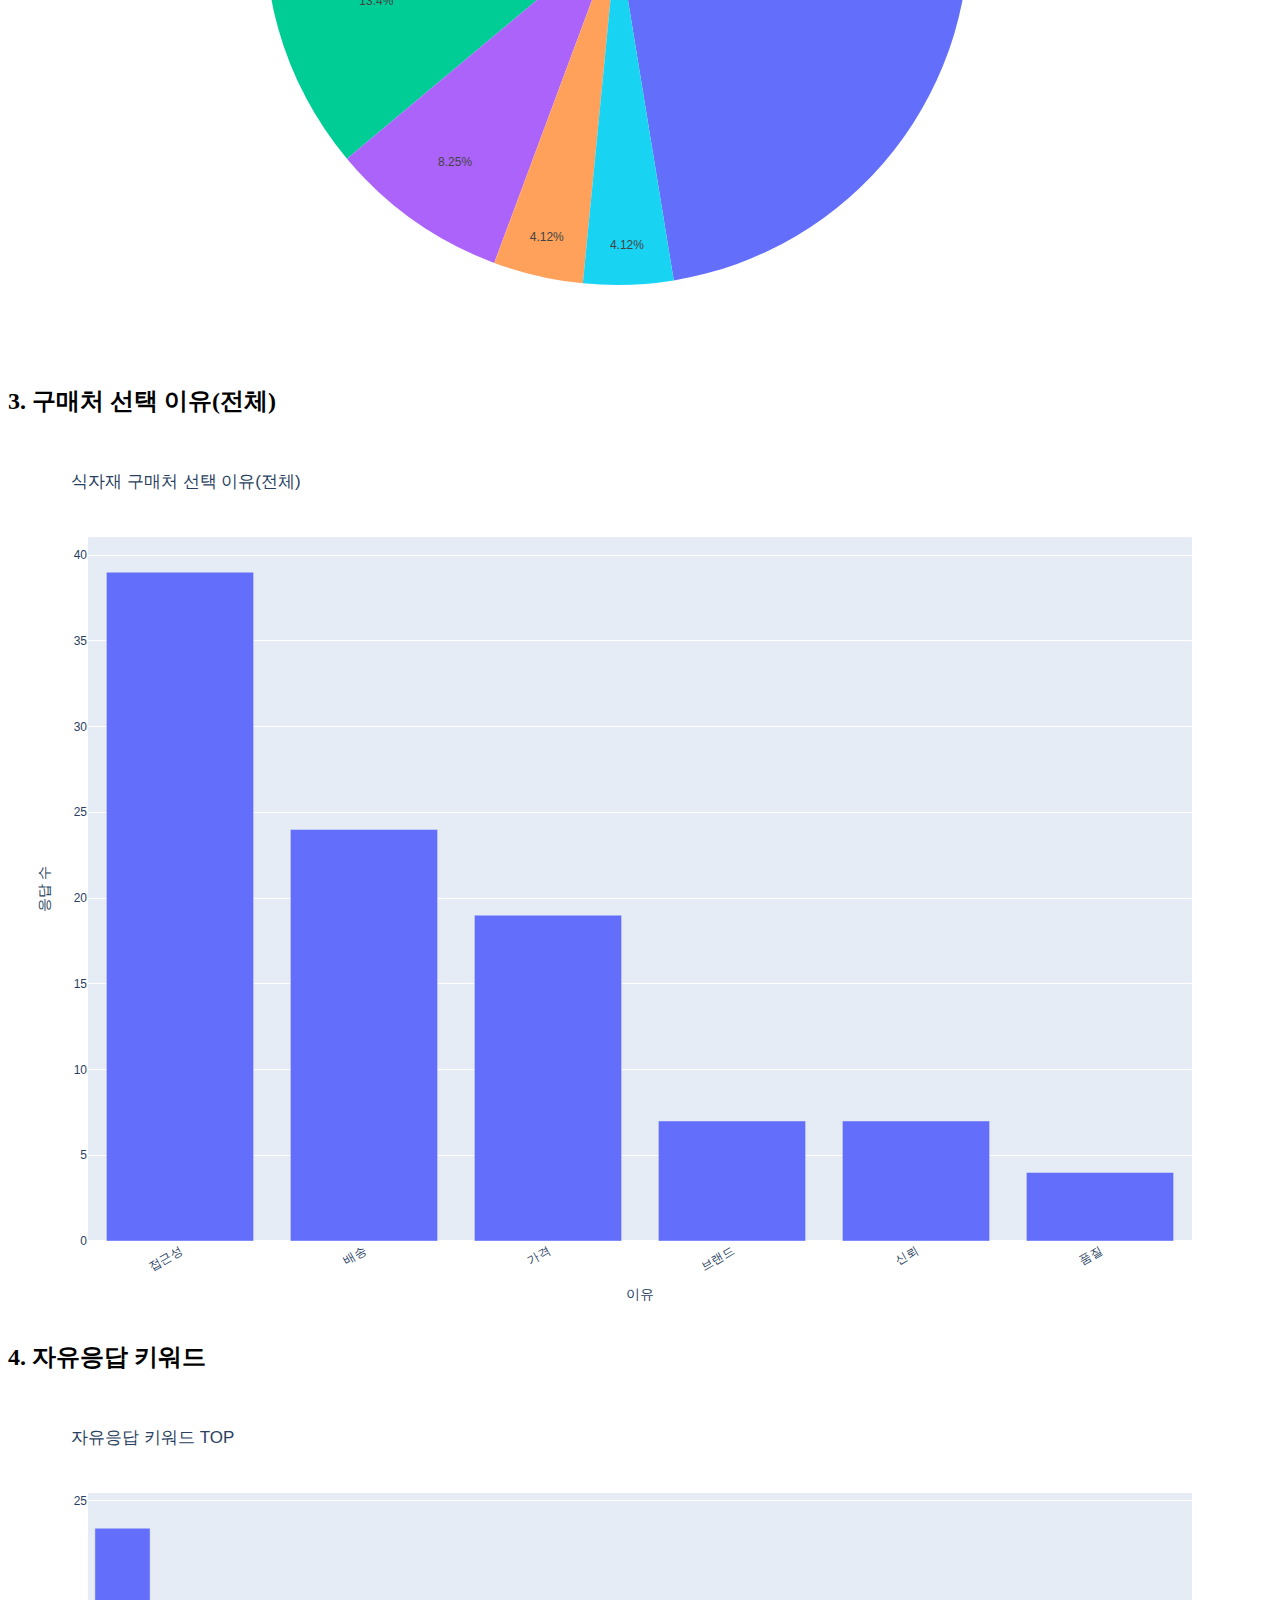
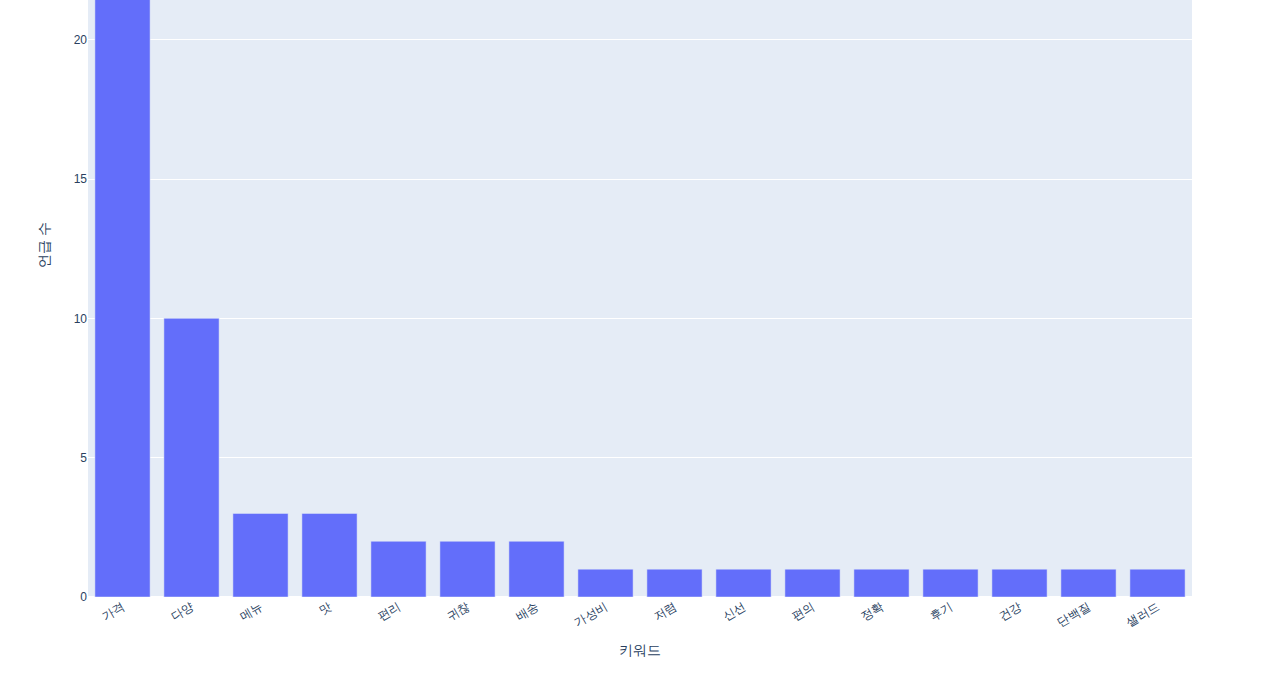
<file: 100/02Middle/innerkurly_survey_dashboard.html>
<html><head><meta charset='utf-8'><title>InnerKurly Survey Dashboard</title></head><body>
<h1>InnerKurly 설문 대시보드</h1>
<h2>1. 점심 관련 불편(타겟)</h2>
<div>                        <script type="text/javascript">window.PlotlyConfig = {MathJaxConfig: 'local'};</script>
        <script charset="utf-8" src="https://cdn.plot.ly/plotly-2.35.2.min.js"></script>                <div id="503150db-dd69-4ddc-a654-73133af36ac5" class="plotly-graph-div" style="height:100%; width:100%;"></div>            <script type="text/javascript">                                    window.PLOTLYENV=window.PLOTLYENV || {};                                    if (document.getElementById("503150db-dd69-4ddc-a654-73133af36ac5")) {                    Plotly.newPlot(                        "503150db-dd69-4ddc-a654-73133af36ac5",                        [{"alignmentgroup":"True","hovertemplate":"\ubd88\ud3b8 \ud56d\ubaa9=%{x}\u003cbr\u003e\uc751\ub2f5 \uc218=%{y}\u003cextra\u003e\u003c\u002fextra\u003e","legendgroup":"","marker":{"color":"#636efa","pattern":{"shape":""}},"name":"","offsetgroup":"","orientation":"v","showlegend":false,"textposition":"auto","x":["\uba54\ub274","\ub2e4\uc591\uc131","\uac00\uaca9","\uc601\uc591","\uac74\uac15","\ubc30\uc1a1","\ud3b8\ub9ac\uc131"],"xaxis":"x","y":[15,15,11,7,7,1,1],"yaxis":"y","type":"bar"}],                        {"template":{"data":{"histogram2dcontour":[{"type":"histogram2dcontour","colorbar":{"outlinewidth":0,"ticks":""},"colorscale":[[0.0,"#0d0887"],[0.1111111111111111,"#46039f"],[0.2222222222222222,"#7201a8"],[0.3333333333333333,"#9c179e"],[0.4444444444444444,"#bd3786"],[0.5555555555555556,"#d8576b"],[0.6666666666666666,"#ed7953"],[0.7777777777777778,"#fb9f3a"],[0.8888888888888888,"#fdca26"],[1.0,"#f0f921"]]}],"choropleth":[{"type":"choropleth","colorbar":{"outlinewidth":0,"ticks":""}}],"histogram2d":[{"type":"histogram2d","colorbar":{"outlinewidth":0,"ticks":""},"colorscale":[[0.0,"#0d0887"],[0.1111111111111111,"#46039f"],[0.2222222222222222,"#7201a8"],[0.3333333333333333,"#9c179e"],[0.4444444444444444,"#bd3786"],[0.5555555555555556,"#d8576b"],[0.6666666666666666,"#ed7953"],[0.7777777777777778,"#fb9f3a"],[0.8888888888888888,"#fdca26"],[1.0,"#f0f921"]]}],"heatmap":[{"type":"heatmap","colorbar":{"outlinewidth":0,"ticks":""},"colorscale":[[0.0,"#0d0887"],[0.1111111111111111,"#46039f"],[0.2222222222222222,"#7201a8"],[0.3333333333333333,"#9c179e"],[0.4444444444444444,"#bd3786"],[0.5555555555555556,"#d8576b"],[0.6666666666666666,"#ed7953"],[0.7777777777777778,"#fb9f3a"],[0.8888888888888888,"#fdca26"],[1.0,"#f0f921"]]}],"heatmapgl":[{"type":"heatmapgl","colorbar":{"outlinewidth":0,"ticks":""},"colorscale":[[0.0,"#0d0887"],[0.1111111111111111,"#46039f"],[0.2222222222222222,"#7201a8"],[0.3333333333333333,"#9c179e"],[0.4444444444444444,"#bd3786"],[0.5555555555555556,"#d8576b"],[0.6666666666666666,"#ed7953"],[0.7777777777777778,"#fb9f3a"],[0.8888888888888888,"#fdca26"],[1.0,"#f0f921"]]}],"contourcarpet":[{"type":"contourcarpet","colorbar":{"outlinewidth":0,"ticks":""}}],"contour":[{"type":"contour","colorbar":{"outlinewidth":0,"ticks":""},"colorscale":[[0.0,"#0d0887"],[0.1111111111111111,"#46039f"],[0.2222222222222222,"#7201a8"],[0.3333333333333333,"#9c179e"],[0.4444444444444444,"#bd3786"],[0.5555555555555556,"#d8576b"],[0.6666666666666666,"#ed7953"],[0.7777777777777778,"#fb9f3a"],[0.8888888888888888,"#fdca26"],[1.0,"#f0f921"]]}],"surface":[{"type":"surface","colorbar":{"outlinewidth":0,"ticks":""},"colorscale":[[0.0,"#0d0887"],[0.1111111111111111,"#46039f"],[0.2222222222222222,"#7201a8"],[0.3333333333333333,"#9c179e"],[0.4444444444444444,"#bd3786"],[0.5555555555555556,"#d8576b"],[0.6666666666666666,"#ed7953"],[0.7777777777777778,"#fb9f3a"],[0.8888888888888888,"#fdca26"],[1.0,"#f0f921"]]}],"mesh3d":[{"type":"mesh3d","colorbar":{"outlinewidth":0,"ticks":""}}],"scatter":[{"fillpattern":{"fillmode":"overlay","size":10,"solidity":0.2},"type":"scatter"}],"parcoords":[{"type":"parcoords","line":{"colorbar":{"outlinewidth":0,"ticks":""}}}],"scatterpolargl":[{"type":"scatterpolargl","marker":{"colorbar":{"outlinewidth":0,"ticks":""}}}],"bar":[{"error_x":{"color":"#2a3f5f"},"error_y":{"color":"#2a3f5f"},"marker":{"line":{"color":"#E5ECF6","width":0.5},"pattern":{"fillmode":"overlay","size":10,"solidity":0.2}},"type":"bar"}],"scattergeo":[{"type":"scattergeo","marker":{"colorbar":{"outlinewidth":0,"ticks":""}}}],"scatterpolar":[{"type":"scatterpolar","marker":{"colorbar":{"outlinewidth":0,"ticks":""}}}],"histogram":[{"marker":{"pattern":{"fillmode":"overlay","size":10,"solidity":0.2}},"type":"histogram"}],"scattergl":[{"type":"scattergl","marker":{"colorbar":{"outlinewidth":0,"ticks":""}}}],"scatter3d":[{"type":"scatter3d","line":{"colorbar":{"outlinewidth":0,"ticks":""}},"marker":{"colorbar":{"outlinewidth":0,"ticks":""}}}],"scattermapbox":[{"type":"scattermapbox","marker":{"colorbar":{"outlinewidth":0,"ticks":""}}}],"scatterternary":[{"type":"scatterternary","marker":{"colorbar":{"outlinewidth":0,"ticks":""}}}],"scattercarpet":[{"type":"scattercarpet","marker":{"colorbar":{"outlinewidth":0,"ticks":""}}}],"carpet":[{"aaxis":{"endlinecolor":"#2a3f5f","gridcolor":"white","linecolor":"white","minorgridcolor":"white","startlinecolor":"#2a3f5f"},"baxis":{"endlinecolor":"#2a3f5f","gridcolor":"white","linecolor":"white","minorgridcolor":"white","startlinecolor":"#2a3f5f"},"type":"carpet"}],"table":[{"cells":{"fill":{"color":"#EBF0F8"},"line":{"color":"white"}},"header":{"fill":{"color":"#C8D4E3"},"line":{"color":"white"}},"type":"table"}],"barpolar":[{"marker":{"line":{"color":"#E5ECF6","width":0.5},"pattern":{"fillmode":"overlay","size":10,"solidity":0.2}},"type":"barpolar"}],"pie":[{"automargin":true,"type":"pie"}]},"layout":{"autotypenumbers":"strict","colorway":["#636efa","#EF553B","#00cc96","#ab63fa","#FFA15A","#19d3f3","#FF6692","#B6E880","#FF97FF","#FECB52"],"font":{"color":"#2a3f5f"},"hovermode":"closest","hoverlabel":{"align":"left"},"paper_bgcolor":"white","plot_bgcolor":"#E5ECF6","polar":{"bgcolor":"#E5ECF6","angularaxis":{"gridcolor":"white","linecolor":"white","ticks":""},"radialaxis":{"gridcolor":"white","linecolor":"white","ticks":""}},"ternary":{"bgcolor":"#E5ECF6","aaxis":{"gridcolor":"white","linecolor":"white","ticks":""},"baxis":{"gridcolor":"white","linecolor":"white","ticks":""},"caxis":{"gridcolor":"white","linecolor":"white","ticks":""}},"coloraxis":{"colorbar":{"outlinewidth":0,"ticks":""}},"colorscale":{"sequential":[[0.0,"#0d0887"],[0.1111111111111111,"#46039f"],[0.2222222222222222,"#7201a8"],[0.3333333333333333,"#9c179e"],[0.4444444444444444,"#bd3786"],[0.5555555555555556,"#d8576b"],[0.6666666666666666,"#ed7953"],[0.7777777777777778,"#fb9f3a"],[0.8888888888888888,"#fdca26"],[1.0,"#f0f921"]],"sequentialminus":[[0.0,"#0d0887"],[0.1111111111111111,"#46039f"],[0.2222222222222222,"#7201a8"],[0.3333333333333333,"#9c179e"],[0.4444444444444444,"#bd3786"],[0.5555555555555556,"#d8576b"],[0.6666666666666666,"#ed7953"],[0.7777777777777778,"#fb9f3a"],[0.8888888888888888,"#fdca26"],[1.0,"#f0f921"]],"diverging":[[0,"#8e0152"],[0.1,"#c51b7d"],[0.2,"#de77ae"],[0.3,"#f1b6da"],[0.4,"#fde0ef"],[0.5,"#f7f7f7"],[0.6,"#e6f5d0"],[0.7,"#b8e186"],[0.8,"#7fbc41"],[0.9,"#4d9221"],[1,"#276419"]]},"xaxis":{"gridcolor":"white","linecolor":"white","ticks":"","title":{"standoff":15},"zerolinecolor":"white","automargin":true,"zerolinewidth":2},"yaxis":{"gridcolor":"white","linecolor":"white","ticks":"","title":{"standoff":15},"zerolinecolor":"white","automargin":true,"zerolinewidth":2},"scene":{"xaxis":{"backgroundcolor":"#E5ECF6","gridcolor":"white","linecolor":"white","showbackground":true,"ticks":"","zerolinecolor":"white","gridwidth":2},"yaxis":{"backgroundcolor":"#E5ECF6","gridcolor":"white","linecolor":"white","showbackground":true,"ticks":"","zerolinecolor":"white","gridwidth":2},"zaxis":{"backgroundcolor":"#E5ECF6","gridcolor":"white","linecolor":"white","showbackground":true,"ticks":"","zerolinecolor":"white","gridwidth":2}},"shapedefaults":{"line":{"color":"#2a3f5f"}},"annotationdefaults":{"arrowcolor":"#2a3f5f","arrowhead":0,"arrowwidth":1},"geo":{"bgcolor":"white","landcolor":"#E5ECF6","subunitcolor":"white","showland":true,"showlakes":true,"lakecolor":"white"},"title":{"x":0.05},"mapbox":{"style":"light"}}},"xaxis":{"anchor":"y","domain":[0.0,1.0],"title":{"text":"\ubd88\ud3b8 \ud56d\ubaa9"},"tickangle":-30},"yaxis":{"anchor":"x","domain":[0.0,1.0],"title":{"text":"\uc751\ub2f5 \uc218"}},"legend":{"tracegroupgap":0},"title":{"text":"\ud0c0\uac9f(30\ub300 \uc5ec\uc131) \uc810\uc2ec \uad00\ub828 \ubd88\ud3b8 TOP"},"barmode":"relative"},                        {"responsive": true}                    )                };                            </script>        </div>
<h2>2. 다이어트 가치(전체)</h2>
<div>                        <script type="text/javascript">window.PlotlyConfig = {MathJaxConfig: 'local'};</script>
        <script charset="utf-8" src="https://cdn.plot.ly/plotly-2.35.2.min.js"></script>                <div id="d3026442-9d5d-4eeb-b664-9ea0275ab97c" class="plotly-graph-div" style="height:100%; width:100%;"></div>            <script type="text/javascript">                                    window.PLOTLYENV=window.PLOTLYENV || {};                                    if (document.getElementById("d3026442-9d5d-4eeb-b664-9ea0275ab97c")) {                    Plotly.newPlot(                        "d3026442-9d5d-4eeb-b664-9ea0275ab97c",                        [{"domain":{"x":[0.0,1.0],"y":[0.0,1.0]},"hovertemplate":"index=%{label}\u003cbr\u003e0=%{value}\u003cextra\u003e\u003c\u002fextra\u003e","labels":["\uac74\uac15","\ubaa9\ud45c\ub2ec\uc131","\ud3b8\ub9ac\ud568","\uac00\uc131\ube44","\ud504\ub9ac\ubbf8\uc5c4","\uacbd\ud5d8"],"legendgroup":"","name":"","showlegend":true,"values":[46,22,13,8,4,4],"type":"pie"}],                        {"template":{"data":{"histogram2dcontour":[{"type":"histogram2dcontour","colorbar":{"outlinewidth":0,"ticks":""},"colorscale":[[0.0,"#0d0887"],[0.1111111111111111,"#46039f"],[0.2222222222222222,"#7201a8"],[0.3333333333333333,"#9c179e"],[0.4444444444444444,"#bd3786"],[0.5555555555555556,"#d8576b"],[0.6666666666666666,"#ed7953"],[0.7777777777777778,"#fb9f3a"],[0.8888888888888888,"#fdca26"],[1.0,"#f0f921"]]}],"choropleth":[{"type":"choropleth","colorbar":{"outlinewidth":0,"ticks":""}}],"histogram2d":[{"type":"histogram2d","colorbar":{"outlinewidth":0,"ticks":""},"colorscale":[[0.0,"#0d0887"],[0.1111111111111111,"#46039f"],[0.2222222222222222,"#7201a8"],[0.3333333333333333,"#9c179e"],[0.4444444444444444,"#bd3786"],[0.5555555555555556,"#d8576b"],[0.6666666666666666,"#ed7953"],[0.7777777777777778,"#fb9f3a"],[0.8888888888888888,"#fdca26"],[1.0,"#f0f921"]]}],"heatmap":[{"type":"heatmap","colorbar":{"outlinewidth":0,"ticks":""},"colorscale":[[0.0,"#0d0887"],[0.1111111111111111,"#46039f"],[0.2222222222222222,"#7201a8"],[0.3333333333333333,"#9c179e"],[0.4444444444444444,"#bd3786"],[0.5555555555555556,"#d8576b"],[0.6666666666666666,"#ed7953"],[0.7777777777777778,"#fb9f3a"],[0.8888888888888888,"#fdca26"],[1.0,"#f0f921"]]}],"heatmapgl":[{"type":"heatmapgl","colorbar":{"outlinewidth":0,"ticks":""},"colorscale":[[0.0,"#0d0887"],[0.1111111111111111,"#46039f"],[0.2222222222222222,"#7201a8"],[0.3333333333333333,"#9c179e"],[0.4444444444444444,"#bd3786"],[0.5555555555555556,"#d8576b"],[0.6666666666666666,"#ed7953"],[0.7777777777777778,"#fb9f3a"],[0.8888888888888888,"#fdca26"],[1.0,"#f0f921"]]}],"contourcarpet":[{"type":"contourcarpet","colorbar":{"outlinewidth":0,"ticks":""}}],"contour":[{"type":"contour","colorbar":{"outlinewidth":0,"ticks":""},"colorscale":[[0.0,"#0d0887"],[0.1111111111111111,"#46039f"],[0.2222222222222222,"#7201a8"],[0.3333333333333333,"#9c179e"],[0.4444444444444444,"#bd3786"],[0.5555555555555556,"#d8576b"],[0.6666666666666666,"#ed7953"],[0.7777777777777778,"#fb9f3a"],[0.8888888888888888,"#fdca26"],[1.0,"#f0f921"]]}],"surface":[{"type":"surface","colorbar":{"outlinewidth":0,"ticks":""},"colorscale":[[0.0,"#0d0887"],[0.1111111111111111,"#46039f"],[0.2222222222222222,"#7201a8"],[0.3333333333333333,"#9c179e"],[0.4444444444444444,"#bd3786"],[0.5555555555555556,"#d8576b"],[0.6666666666666666,"#ed7953"],[0.7777777777777778,"#fb9f3a"],[0.8888888888888888,"#fdca26"],[1.0,"#f0f921"]]}],"mesh3d":[{"type":"mesh3d","colorbar":{"outlinewidth":0,"ticks":""}}],"scatter":[{"fillpattern":{"fillmode":"overlay","size":10,"solidity":0.2},"type":"scatter"}],"parcoords":[{"type":"parcoords","line":{"colorbar":{"outlinewidth":0,"ticks":""}}}],"scatterpolargl":[{"type":"scatterpolargl","marker":{"colorbar":{"outlinewidth":0,"ticks":""}}}],"bar":[{"error_x":{"color":"#2a3f5f"},"error_y":{"color":"#2a3f5f"},"marker":{"line":{"color":"#E5ECF6","width":0.5},"pattern":{"fillmode":"overlay","size":10,"solidity":0.2}},"type":"bar"}],"scattergeo":[{"type":"scattergeo","marker":{"colorbar":{"outlinewidth":0,"ticks":""}}}],"scatterpolar":[{"type":"scatterpolar","marker":{"colorbar":{"outlinewidth":0,"ticks":""}}}],"histogram":[{"marker":{"pattern":{"fillmode":"overlay","size":10,"solidity":0.2}},"type":"histogram"}],"scattergl":[{"type":"scattergl","marker":{"colorbar":{"outlinewidth":0,"ticks":""}}}],"scatter3d":[{"type":"scatter3d","line":{"colorbar":{"outlinewidth":0,"ticks":""}},"marker":{"colorbar":{"outlinewidth":0,"ticks":""}}}],"scattermapbox":[{"type":"scattermapbox","marker":{"colorbar":{"outlinewidth":0,"ticks":""}}}],"scatterternary":[{"type":"scatterternary","marker":{"colorbar":{"outlinewidth":0,"ticks":""}}}],"scattercarpet":[{"type":"scattercarpet","marker":{"colorbar":{"outlinewidth":0,"ticks":""}}}],"carpet":[{"aaxis":{"endlinecolor":"#2a3f5f","gridcolor":"white","linecolor":"white","minorgridcolor":"white","startlinecolor":"#2a3f5f"},"baxis":{"endlinecolor":"#2a3f5f","gridcolor":"white","linecolor":"white","minorgridcolor":"white","startlinecolor":"#2a3f5f"},"type":"carpet"}],"table":[{"cells":{"fill":{"color":"#EBF0F8"},"line":{"color":"white"}},"header":{"fill":{"color":"#C8D4E3"},"line":{"color":"white"}},"type":"table"}],"barpolar":[{"marker":{"line":{"color":"#E5ECF6","width":0.5},"pattern":{"fillmode":"overlay","size":10,"solidity":0.2}},"type":"barpolar"}],"pie":[{"automargin":true,"type":"pie"}]},"layout":{"autotypenumbers":"strict","colorway":["#636efa","#EF553B","#00cc96","#ab63fa","#FFA15A","#19d3f3","#FF6692","#B6E880","#FF97FF","#FECB52"],"font":{"color":"#2a3f5f"},"hovermode":"closest","hoverlabel":{"align":"left"},"paper_bgcolor":"white","plot_bgcolor":"#E5ECF6","polar":{"bgcolor":"#E5ECF6","angularaxis":{"gridcolor":"white","linecolor":"white","ticks":""},"radialaxis":{"gridcolor":"white","linecolor":"white","ticks":""}},"ternary":{"bgcolor":"#E5ECF6","aaxis":{"gridcolor":"white","linecolor":"white","ticks":""},"baxis":{"gridcolor":"white","linecolor":"white","ticks":""},"caxis":{"gridcolor":"white","linecolor":"white","ticks":""}},"coloraxis":{"colorbar":{"outlinewidth":0,"ticks":""}},"colorscale":{"sequential":[[0.0,"#0d0887"],[0.1111111111111111,"#46039f"],[0.2222222222222222,"#7201a8"],[0.3333333333333333,"#9c179e"],[0.4444444444444444,"#bd3786"],[0.5555555555555556,"#d8576b"],[0.6666666666666666,"#ed7953"],[0.7777777777777778,"#fb9f3a"],[0.8888888888888888,"#fdca26"],[1.0,"#f0f921"]],"sequentialminus":[[0.0,"#0d0887"],[0.1111111111111111,"#46039f"],[0.2222222222222222,"#7201a8"],[0.3333333333333333,"#9c179e"],[0.4444444444444444,"#bd3786"],[0.5555555555555556,"#d8576b"],[0.6666666666666666,"#ed7953"],[0.7777777777777778,"#fb9f3a"],[0.8888888888888888,"#fdca26"],[1.0,"#f0f921"]],"diverging":[[0,"#8e0152"],[0.1,"#c51b7d"],[0.2,"#de77ae"],[0.3,"#f1b6da"],[0.4,"#fde0ef"],[0.5,"#f7f7f7"],[0.6,"#e6f5d0"],[0.7,"#b8e186"],[0.8,"#7fbc41"],[0.9,"#4d9221"],[1,"#276419"]]},"xaxis":{"gridcolor":"white","linecolor":"white","ticks":"","title":{"standoff":15},"zerolinecolor":"white","automargin":true,"zerolinewidth":2},"yaxis":{"gridcolor":"white","linecolor":"white","ticks":"","title":{"standoff":15},"zerolinecolor":"white","automargin":true,"zerolinewidth":2},"scene":{"xaxis":{"backgroundcolor":"#E5ECF6","gridcolor":"white","linecolor":"white","showbackground":true,"ticks":"","zerolinecolor":"white","gridwidth":2},"yaxis":{"backgroundcolor":"#E5ECF6","gridcolor":"white","linecolor":"white","showbackground":true,"ticks":"","zerolinecolor":"white","gridwidth":2},"zaxis":{"backgroundcolor":"#E5ECF6","gridcolor":"white","linecolor":"white","showbackground":true,"ticks":"","zerolinecolor":"white","gridwidth":2}},"shapedefaults":{"line":{"color":"#2a3f5f"}},"annotationdefaults":{"arrowcolor":"#2a3f5f","arrowhead":0,"arrowwidth":1},"geo":{"bgcolor":"white","landcolor":"#E5ECF6","subunitcolor":"white","showland":true,"showlakes":true,"lakecolor":"white"},"title":{"x":0.05},"mapbox":{"style":"light"}}},"legend":{"tracegroupgap":0},"title":{"text":"\ub2e4\uc774\uc5b4\ud2b8\uc5d0\uc11c \uac00\uc7a5 \uc911\uc694\ud55c \uac00\uce58(\uc804\uccb4)"}},                        {"responsive": true}                    )                };                            </script>        </div>
<h2>3. 구매처 선택 이유(전체)</h2>
<div>                        <script type="text/javascript">window.PlotlyConfig = {MathJaxConfig: 'local'};</script>
        <script charset="utf-8" src="https://cdn.plot.ly/plotly-2.35.2.min.js"></script>                <div id="79a6be4b-63d1-4011-9ca8-a0e216c511ec" class="plotly-graph-div" style="height:100%; width:100%;"></div>            <script type="text/javascript">                                    window.PLOTLYENV=window.PLOTLYENV || {};                                    if (document.getElementById("79a6be4b-63d1-4011-9ca8-a0e216c511ec")) {                    Plotly.newPlot(                        "79a6be4b-63d1-4011-9ca8-a0e216c511ec",                        [{"alignmentgroup":"True","hovertemplate":"\uc774\uc720=%{x}\u003cbr\u003e\uc751\ub2f5 \uc218=%{y}\u003cextra\u003e\u003c\u002fextra\u003e","legendgroup":"","marker":{"color":"#636efa","pattern":{"shape":""}},"name":"","offsetgroup":"","orientation":"v","showlegend":false,"textposition":"auto","x":["\uc811\uadfc\uc131","\ubc30\uc1a1","\uac00\uaca9","\ube0c\ub79c\ub4dc","\uc2e0\ub8b0","\ud488\uc9c8"],"xaxis":"x","y":[39,24,19,7,7,4],"yaxis":"y","type":"bar"}],                        {"template":{"data":{"histogram2dcontour":[{"type":"histogram2dcontour","colorbar":{"outlinewidth":0,"ticks":""},"colorscale":[[0.0,"#0d0887"],[0.1111111111111111,"#46039f"],[0.2222222222222222,"#7201a8"],[0.3333333333333333,"#9c179e"],[0.4444444444444444,"#bd3786"],[0.5555555555555556,"#d8576b"],[0.6666666666666666,"#ed7953"],[0.7777777777777778,"#fb9f3a"],[0.8888888888888888,"#fdca26"],[1.0,"#f0f921"]]}],"choropleth":[{"type":"choropleth","colorbar":{"outlinewidth":0,"ticks":""}}],"histogram2d":[{"type":"histogram2d","colorbar":{"outlinewidth":0,"ticks":""},"colorscale":[[0.0,"#0d0887"],[0.1111111111111111,"#46039f"],[0.2222222222222222,"#7201a8"],[0.3333333333333333,"#9c179e"],[0.4444444444444444,"#bd3786"],[0.5555555555555556,"#d8576b"],[0.6666666666666666,"#ed7953"],[0.7777777777777778,"#fb9f3a"],[0.8888888888888888,"#fdca26"],[1.0,"#f0f921"]]}],"heatmap":[{"type":"heatmap","colorbar":{"outlinewidth":0,"ticks":""},"colorscale":[[0.0,"#0d0887"],[0.1111111111111111,"#46039f"],[0.2222222222222222,"#7201a8"],[0.3333333333333333,"#9c179e"],[0.4444444444444444,"#bd3786"],[0.5555555555555556,"#d8576b"],[0.6666666666666666,"#ed7953"],[0.7777777777777778,"#fb9f3a"],[0.8888888888888888,"#fdca26"],[1.0,"#f0f921"]]}],"heatmapgl":[{"type":"heatmapgl","colorbar":{"outlinewidth":0,"ticks":""},"colorscale":[[0.0,"#0d0887"],[0.1111111111111111,"#46039f"],[0.2222222222222222,"#7201a8"],[0.3333333333333333,"#9c179e"],[0.4444444444444444,"#bd3786"],[0.5555555555555556,"#d8576b"],[0.6666666666666666,"#ed7953"],[0.7777777777777778,"#fb9f3a"],[0.8888888888888888,"#fdca26"],[1.0,"#f0f921"]]}],"contourcarpet":[{"type":"contourcarpet","colorbar":{"outlinewidth":0,"ticks":""}}],"contour":[{"type":"contour","colorbar":{"outlinewidth":0,"ticks":""},"colorscale":[[0.0,"#0d0887"],[0.1111111111111111,"#46039f"],[0.2222222222222222,"#7201a8"],[0.3333333333333333,"#9c179e"],[0.4444444444444444,"#bd3786"],[0.5555555555555556,"#d8576b"],[0.6666666666666666,"#ed7953"],[0.7777777777777778,"#fb9f3a"],[0.8888888888888888,"#fdca26"],[1.0,"#f0f921"]]}],"surface":[{"type":"surface","colorbar":{"outlinewidth":0,"ticks":""},"colorscale":[[0.0,"#0d0887"],[0.1111111111111111,"#46039f"],[0.2222222222222222,"#7201a8"],[0.3333333333333333,"#9c179e"],[0.4444444444444444,"#bd3786"],[0.5555555555555556,"#d8576b"],[0.6666666666666666,"#ed7953"],[0.7777777777777778,"#fb9f3a"],[0.8888888888888888,"#fdca26"],[1.0,"#f0f921"]]}],"mesh3d":[{"type":"mesh3d","colorbar":{"outlinewidth":0,"ticks":""}}],"scatter":[{"fillpattern":{"fillmode":"overlay","size":10,"solidity":0.2},"type":"scatter"}],"parcoords":[{"type":"parcoords","line":{"colorbar":{"outlinewidth":0,"ticks":""}}}],"scatterpolargl":[{"type":"scatterpolargl","marker":{"colorbar":{"outlinewidth":0,"ticks":""}}}],"bar":[{"error_x":{"color":"#2a3f5f"},"error_y":{"color":"#2a3f5f"},"marker":{"line":{"color":"#E5ECF6","width":0.5},"pattern":{"fillmode":"overlay","size":10,"solidity":0.2}},"type":"bar"}],"scattergeo":[{"type":"scattergeo","marker":{"colorbar":{"outlinewidth":0,"ticks":""}}}],"scatterpolar":[{"type":"scatterpolar","marker":{"colorbar":{"outlinewidth":0,"ticks":""}}}],"histogram":[{"marker":{"pattern":{"fillmode":"overlay","size":10,"solidity":0.2}},"type":"histogram"}],"scattergl":[{"type":"scattergl","marker":{"colorbar":{"outlinewidth":0,"ticks":""}}}],"scatter3d":[{"type":"scatter3d","line":{"colorbar":{"outlinewidth":0,"ticks":""}},"marker":{"colorbar":{"outlinewidth":0,"ticks":""}}}],"scattermapbox":[{"type":"scattermapbox","marker":{"colorbar":{"outlinewidth":0,"ticks":""}}}],"scatterternary":[{"type":"scatterternary","marker":{"colorbar":{"outlinewidth":0,"ticks":""}}}],"scattercarpet":[{"type":"scattercarpet","marker":{"colorbar":{"outlinewidth":0,"ticks":""}}}],"carpet":[{"aaxis":{"endlinecolor":"#2a3f5f","gridcolor":"white","linecolor":"white","minorgridcolor":"white","startlinecolor":"#2a3f5f"},"baxis":{"endlinecolor":"#2a3f5f","gridcolor":"white","linecolor":"white","minorgridcolor":"white","startlinecolor":"#2a3f5f"},"type":"carpet"}],"table":[{"cells":{"fill":{"color":"#EBF0F8"},"line":{"color":"white"}},"header":{"fill":{"color":"#C8D4E3"},"line":{"color":"white"}},"type":"table"}],"barpolar":[{"marker":{"line":{"color":"#E5ECF6","width":0.5},"pattern":{"fillmode":"overlay","size":10,"solidity":0.2}},"type":"barpolar"}],"pie":[{"automargin":true,"type":"pie"}]},"layout":{"autotypenumbers":"strict","colorway":["#636efa","#EF553B","#00cc96","#ab63fa","#FFA15A","#19d3f3","#FF6692","#B6E880","#FF97FF","#FECB52"],"font":{"color":"#2a3f5f"},"hovermode":"closest","hoverlabel":{"align":"left"},"paper_bgcolor":"white","plot_bgcolor":"#E5ECF6","polar":{"bgcolor":"#E5ECF6","angularaxis":{"gridcolor":"white","linecolor":"white","ticks":""},"radialaxis":{"gridcolor":"white","linecolor":"white","ticks":""}},"ternary":{"bgcolor":"#E5ECF6","aaxis":{"gridcolor":"white","linecolor":"white","ticks":""},"baxis":{"gridcolor":"white","linecolor":"white","ticks":""},"caxis":{"gridcolor":"white","linecolor":"white","ticks":""}},"coloraxis":{"colorbar":{"outlinewidth":0,"ticks":""}},"colorscale":{"sequential":[[0.0,"#0d0887"],[0.1111111111111111,"#46039f"],[0.2222222222222222,"#7201a8"],[0.3333333333333333,"#9c179e"],[0.4444444444444444,"#bd3786"],[0.5555555555555556,"#d8576b"],[0.6666666666666666,"#ed7953"],[0.7777777777777778,"#fb9f3a"],[0.8888888888888888,"#fdca26"],[1.0,"#f0f921"]],"sequentialminus":[[0.0,"#0d0887"],[0.1111111111111111,"#46039f"],[0.2222222222222222,"#7201a8"],[0.3333333333333333,"#9c179e"],[0.4444444444444444,"#bd3786"],[0.5555555555555556,"#d8576b"],[0.6666666666666666,"#ed7953"],[0.7777777777777778,"#fb9f3a"],[0.8888888888888888,"#fdca26"],[1.0,"#f0f921"]],"diverging":[[0,"#8e0152"],[0.1,"#c51b7d"],[0.2,"#de77ae"],[0.3,"#f1b6da"],[0.4,"#fde0ef"],[0.5,"#f7f7f7"],[0.6,"#e6f5d0"],[0.7,"#b8e186"],[0.8,"#7fbc41"],[0.9,"#4d9221"],[1,"#276419"]]},"xaxis":{"gridcolor":"white","linecolor":"white","ticks":"","title":{"standoff":15},"zerolinecolor":"white","automargin":true,"zerolinewidth":2},"yaxis":{"gridcolor":"white","linecolor":"white","ticks":"","title":{"standoff":15},"zerolinecolor":"white","automargin":true,"zerolinewidth":2},"scene":{"xaxis":{"backgroundcolor":"#E5ECF6","gridcolor":"white","linecolor":"white","showbackground":true,"ticks":"","zerolinecolor":"white","gridwidth":2},"yaxis":{"backgroundcolor":"#E5ECF6","gridcolor":"white","linecolor":"white","showbackground":true,"ticks":"","zerolinecolor":"white","gridwidth":2},"zaxis":{"backgroundcolor":"#E5ECF6","gridcolor":"white","linecolor":"white","showbackground":true,"ticks":"","zerolinecolor":"white","gridwidth":2}},"shapedefaults":{"line":{"color":"#2a3f5f"}},"annotationdefaults":{"arrowcolor":"#2a3f5f","arrowhead":0,"arrowwidth":1},"geo":{"bgcolor":"white","landcolor":"#E5ECF6","subunitcolor":"white","showland":true,"showlakes":true,"lakecolor":"white"},"title":{"x":0.05},"mapbox":{"style":"light"}}},"xaxis":{"anchor":"y","domain":[0.0,1.0],"title":{"text":"\uc774\uc720"},"tickangle":-30},"yaxis":{"anchor":"x","domain":[0.0,1.0],"title":{"text":"\uc751\ub2f5 \uc218"}},"legend":{"tracegroupgap":0},"title":{"text":"\uc2dd\uc790\uc7ac \uad6c\ub9e4\ucc98 \uc120\ud0dd \uc774\uc720(\uc804\uccb4)"},"barmode":"relative"},                        {"responsive": true}                    )                };                            </script>        </div>
<h2>4. 자유응답 키워드</h2>
<div>                        <script type="text/javascript">window.PlotlyConfig = {MathJaxConfig: 'local'};</script>
        <script charset="utf-8" src="https://cdn.plot.ly/plotly-2.35.2.min.js"></script>                <div id="660c2b34-90bb-410b-bb62-1db55d766234" class="plotly-graph-div" style="height:100%; width:100%;"></div>            <script type="text/javascript">                                    window.PLOTLYENV=window.PLOTLYENV || {};                                    if (document.getElementById("660c2b34-90bb-410b-bb62-1db55d766234")) {                    Plotly.newPlot(                        "660c2b34-90bb-410b-bb62-1db55d766234",                        [{"alignmentgroup":"True","hovertemplate":"\ud0a4\uc6cc\ub4dc=%{x}\u003cbr\u003e\uc5b8\uae09 \uc218=%{y}\u003cextra\u003e\u003c\u002fextra\u003e","legendgroup":"","marker":{"color":"#636efa","pattern":{"shape":""}},"name":"","offsetgroup":"","orientation":"v","showlegend":false,"textposition":"auto","x":["\uac00\uaca9","\ub2e4\uc591","\uba54\ub274","\ub9db","\ud3b8\ub9ac","\uadc0\ucc2e","\ubc30\uc1a1","\uac00\uc131\ube44","\uc800\ub834","\uc2e0\uc120","\ud3b8\uc758","\uc815\ud655","\ud6c4\uae30","\uac74\uac15","\ub2e8\ubc31\uc9c8","\uc0d0\ub7ec\ub4dc"],"xaxis":"x","y":[24,10,3,3,2,2,2,1,1,1,1,1,1,1,1,1],"yaxis":"y","type":"bar"}],                        {"template":{"data":{"histogram2dcontour":[{"type":"histogram2dcontour","colorbar":{"outlinewidth":0,"ticks":""},"colorscale":[[0.0,"#0d0887"],[0.1111111111111111,"#46039f"],[0.2222222222222222,"#7201a8"],[0.3333333333333333,"#9c179e"],[0.4444444444444444,"#bd3786"],[0.5555555555555556,"#d8576b"],[0.6666666666666666,"#ed7953"],[0.7777777777777778,"#fb9f3a"],[0.8888888888888888,"#fdca26"],[1.0,"#f0f921"]]}],"choropleth":[{"type":"choropleth","colorbar":{"outlinewidth":0,"ticks":""}}],"histogram2d":[{"type":"histogram2d","colorbar":{"outlinewidth":0,"ticks":""},"colorscale":[[0.0,"#0d0887"],[0.1111111111111111,"#46039f"],[0.2222222222222222,"#7201a8"],[0.3333333333333333,"#9c179e"],[0.4444444444444444,"#bd3786"],[0.5555555555555556,"#d8576b"],[0.6666666666666666,"#ed7953"],[0.7777777777777778,"#fb9f3a"],[0.8888888888888888,"#fdca26"],[1.0,"#f0f921"]]}],"heatmap":[{"type":"heatmap","colorbar":{"outlinewidth":0,"ticks":""},"colorscale":[[0.0,"#0d0887"],[0.1111111111111111,"#46039f"],[0.2222222222222222,"#7201a8"],[0.3333333333333333,"#9c179e"],[0.4444444444444444,"#bd3786"],[0.5555555555555556,"#d8576b"],[0.6666666666666666,"#ed7953"],[0.7777777777777778,"#fb9f3a"],[0.8888888888888888,"#fdca26"],[1.0,"#f0f921"]]}],"heatmapgl":[{"type":"heatmapgl","colorbar":{"outlinewidth":0,"ticks":""},"colorscale":[[0.0,"#0d0887"],[0.1111111111111111,"#46039f"],[0.2222222222222222,"#7201a8"],[0.3333333333333333,"#9c179e"],[0.4444444444444444,"#bd3786"],[0.5555555555555556,"#d8576b"],[0.6666666666666666,"#ed7953"],[0.7777777777777778,"#fb9f3a"],[0.8888888888888888,"#fdca26"],[1.0,"#f0f921"]]}],"contourcarpet":[{"type":"contourcarpet","colorbar":{"outlinewidth":0,"ticks":""}}],"contour":[{"type":"contour","colorbar":{"outlinewidth":0,"ticks":""},"colorscale":[[0.0,"#0d0887"],[0.1111111111111111,"#46039f"],[0.2222222222222222,"#7201a8"],[0.3333333333333333,"#9c179e"],[0.4444444444444444,"#bd3786"],[0.5555555555555556,"#d8576b"],[0.6666666666666666,"#ed7953"],[0.7777777777777778,"#fb9f3a"],[0.8888888888888888,"#fdca26"],[1.0,"#f0f921"]]}],"surface":[{"type":"surface","colorbar":{"outlinewidth":0,"ticks":""},"colorscale":[[0.0,"#0d0887"],[0.1111111111111111,"#46039f"],[0.2222222222222222,"#7201a8"],[0.3333333333333333,"#9c179e"],[0.4444444444444444,"#bd3786"],[0.5555555555555556,"#d8576b"],[0.6666666666666666,"#ed7953"],[0.7777777777777778,"#fb9f3a"],[0.8888888888888888,"#fdca26"],[1.0,"#f0f921"]]}],"mesh3d":[{"type":"mesh3d","colorbar":{"outlinewidth":0,"ticks":""}}],"scatter":[{"fillpattern":{"fillmode":"overlay","size":10,"solidity":0.2},"type":"scatter"}],"parcoords":[{"type":"parcoords","line":{"colorbar":{"outlinewidth":0,"ticks":""}}}],"scatterpolargl":[{"type":"scatterpolargl","marker":{"colorbar":{"outlinewidth":0,"ticks":""}}}],"bar":[{"error_x":{"color":"#2a3f5f"},"error_y":{"color":"#2a3f5f"},"marker":{"line":{"color":"#E5ECF6","width":0.5},"pattern":{"fillmode":"overlay","size":10,"solidity":0.2}},"type":"bar"}],"scattergeo":[{"type":"scattergeo","marker":{"colorbar":{"outlinewidth":0,"ticks":""}}}],"scatterpolar":[{"type":"scatterpolar","marker":{"colorbar":{"outlinewidth":0,"ticks":""}}}],"histogram":[{"marker":{"pattern":{"fillmode":"overlay","size":10,"solidity":0.2}},"type":"histogram"}],"scattergl":[{"type":"scattergl","marker":{"colorbar":{"outlinewidth":0,"ticks":""}}}],"scatter3d":[{"type":"scatter3d","line":{"colorbar":{"outlinewidth":0,"ticks":""}},"marker":{"colorbar":{"outlinewidth":0,"ticks":""}}}],"scattermapbox":[{"type":"scattermapbox","marker":{"colorbar":{"outlinewidth":0,"ticks":""}}}],"scatterternary":[{"type":"scatterternary","marker":{"colorbar":{"outlinewidth":0,"ticks":""}}}],"scattercarpet":[{"type":"scattercarpet","marker":{"colorbar":{"outlinewidth":0,"ticks":""}}}],"carpet":[{"aaxis":{"endlinecolor":"#2a3f5f","gridcolor":"white","linecolor":"white","minorgridcolor":"white","startlinecolor":"#2a3f5f"},"baxis":{"endlinecolor":"#2a3f5f","gridcolor":"white","linecolor":"white","minorgridcolor":"white","startlinecolor":"#2a3f5f"},"type":"carpet"}],"table":[{"cells":{"fill":{"color":"#EBF0F8"},"line":{"color":"white"}},"header":{"fill":{"color":"#C8D4E3"},"line":{"color":"white"}},"type":"table"}],"barpolar":[{"marker":{"line":{"color":"#E5ECF6","width":0.5},"pattern":{"fillmode":"overlay","size":10,"solidity":0.2}},"type":"barpolar"}],"pie":[{"automargin":true,"type":"pie"}]},"layout":{"autotypenumbers":"strict","colorway":["#636efa","#EF553B","#00cc96","#ab63fa","#FFA15A","#19d3f3","#FF6692","#B6E880","#FF97FF","#FECB52"],"font":{"color":"#2a3f5f"},"hovermode":"closest","hoverlabel":{"align":"left"},"paper_bgcolor":"white","plot_bgcolor":"#E5ECF6","polar":{"bgcolor":"#E5ECF6","angularaxis":{"gridcolor":"white","linecolor":"white","ticks":""},"radialaxis":{"gridcolor":"white","linecolor":"white","ticks":""}},"ternary":{"bgcolor":"#E5ECF6","aaxis":{"gridcolor":"white","linecolor":"white","ticks":""},"baxis":{"gridcolor":"white","linecolor":"white","ticks":""},"caxis":{"gridcolor":"white","linecolor":"white","ticks":""}},"coloraxis":{"colorbar":{"outlinewidth":0,"ticks":""}},"colorscale":{"sequential":[[0.0,"#0d0887"],[0.1111111111111111,"#46039f"],[0.2222222222222222,"#7201a8"],[0.3333333333333333,"#9c179e"],[0.4444444444444444,"#bd3786"],[0.5555555555555556,"#d8576b"],[0.6666666666666666,"#ed7953"],[0.7777777777777778,"#fb9f3a"],[0.8888888888888888,"#fdca26"],[1.0,"#f0f921"]],"sequentialminus":[[0.0,"#0d0887"],[0.1111111111111111,"#46039f"],[0.2222222222222222,"#7201a8"],[0.3333333333333333,"#9c179e"],[0.4444444444444444,"#bd3786"],[0.5555555555555556,"#d8576b"],[0.6666666666666666,"#ed7953"],[0.7777777777777778,"#fb9f3a"],[0.8888888888888888,"#fdca26"],[1.0,"#f0f921"]],"diverging":[[0,"#8e0152"],[0.1,"#c51b7d"],[0.2,"#de77ae"],[0.3,"#f1b6da"],[0.4,"#fde0ef"],[0.5,"#f7f7f7"],[0.6,"#e6f5d0"],[0.7,"#b8e186"],[0.8,"#7fbc41"],[0.9,"#4d9221"],[1,"#276419"]]},"xaxis":{"gridcolor":"white","linecolor":"white","ticks":"","title":{"standoff":15},"zerolinecolor":"white","automargin":true,"zerolinewidth":2},"yaxis":{"gridcolor":"white","linecolor":"white","ticks":"","title":{"standoff":15},"zerolinecolor":"white","automargin":true,"zerolinewidth":2},"scene":{"xaxis":{"backgroundcolor":"#E5ECF6","gridcolor":"white","linecolor":"white","showbackground":true,"ticks":"","zerolinecolor":"white","gridwidth":2},"yaxis":{"backgroundcolor":"#E5ECF6","gridcolor":"white","linecolor":"white","showbackground":true,"ticks":"","zerolinecolor":"white","gridwidth":2},"zaxis":{"backgroundcolor":"#E5ECF6","gridcolor":"white","linecolor":"white","showbackground":true,"ticks":"","zerolinecolor":"white","gridwidth":2}},"shapedefaults":{"line":{"color":"#2a3f5f"}},"annotationdefaults":{"arrowcolor":"#2a3f5f","arrowhead":0,"arrowwidth":1},"geo":{"bgcolor":"white","landcolor":"#E5ECF6","subunitcolor":"white","showland":true,"showlakes":true,"lakecolor":"white"},"title":{"x":0.05},"mapbox":{"style":"light"}}},"xaxis":{"anchor":"y","domain":[0.0,1.0],"title":{"text":"\ud0a4\uc6cc\ub4dc"},"tickangle":-30},"yaxis":{"anchor":"x","domain":[0.0,1.0],"title":{"text":"\uc5b8\uae09 \uc218"}},"legend":{"tracegroupgap":0},"title":{"text":"\uc790\uc720\uc751\ub2f5 \ud0a4\uc6cc\ub4dc TOP"},"barmode":"relative"},                        {"responsive": true}                    )                };                            </script>        </div>
</body></html>
</file>
<file: cyworld/style.css>
{
margin:0;
padding:0;
box-sizing : border-box;
}

#container {
  width: 100%;
  height: 100vh;
  background: #ccc;
  display: flex;
  justify-content: center;
  align-items: center;
}
#container > #outer {
width: 807px;
height: 544px;
  background: url(./contents/outerbox.png);
}
</file>
